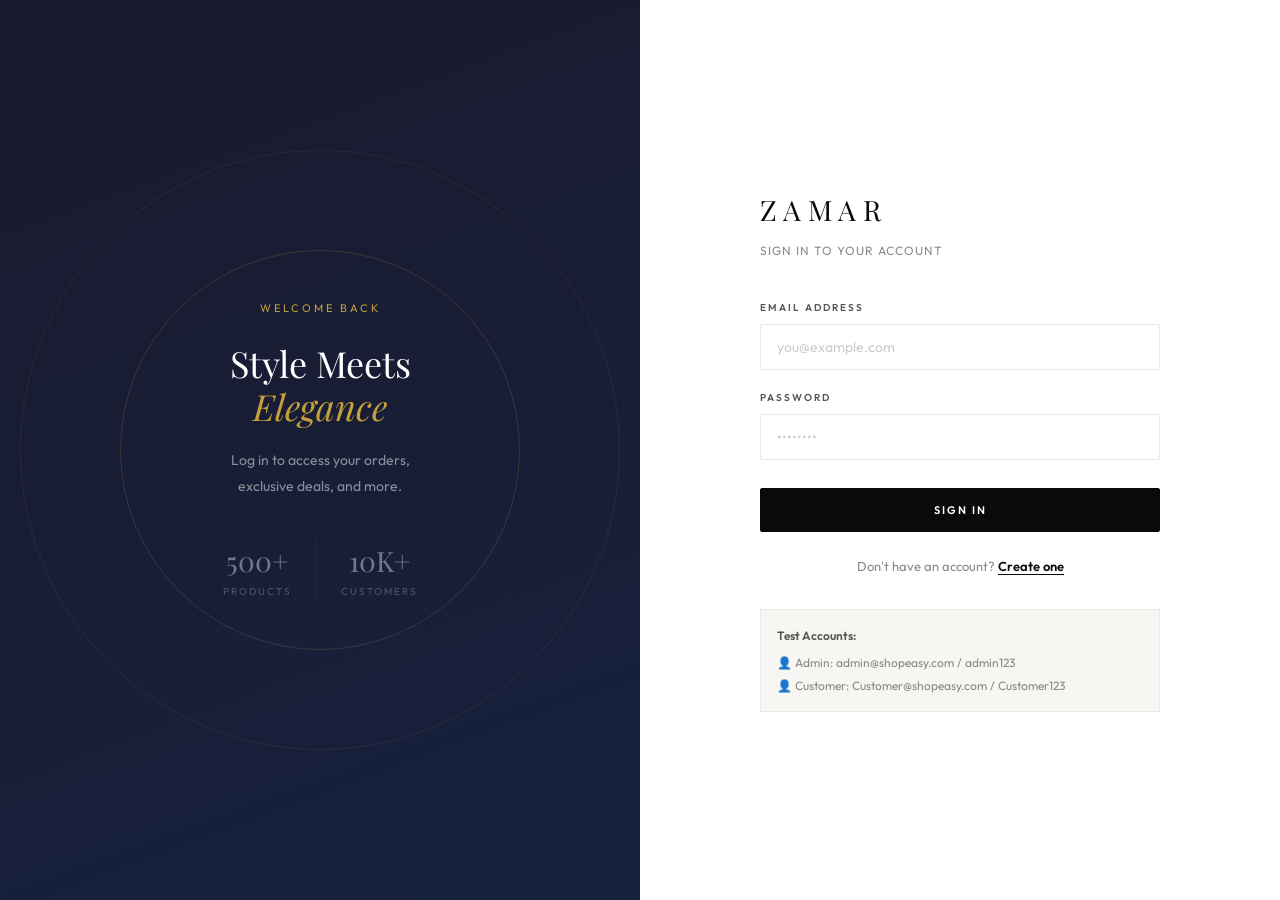
<file: src/main/resources/static/Admin.html>
<!DOCTYPE html>
<html lang="en">
<head>
    <meta charset="UTF-8">
    <meta name="viewport" content="width=device-width, initial-scale=1.0">
    <title>Admin — Z A M A R</title>
    <link rel="stylesheet" href="css/Style.css?v=3">
</head>
<body>

<div class="admin-layout">

    <!-- Sidebar -->
    <aside class="admin-sidebar">
        <div class="admin-brand">
            <div class="admin-brand-name">Z A M A R</div>
            <div class="admin-brand-role">Admin Panel</div>
        </div>
        <button class="admin-nav-item active" onclick="showTab('dashboard')">Dashboard</button>
        <button class="admin-nav-item" onclick="showTab('products')">Products</button>
        <button class="admin-nav-item" onclick="showTab('orders')">Orders</button>
        <button class="admin-nav-item" onclick="showTab('discounts')">Discounts</button>
        <button class="admin-nav-item" onclick="showTab('users')">Customers</button>
        <button class="admin-nav-item" onclick="showTab('reports')">Reports</button>
        <div style="margin-top:auto;padding-top:40px;">
            <button class="admin-nav-item" onclick="window.location.href='index.html'">View Store</button>
            <button class="admin-nav-item" onclick="logout()">↩ Logout</button>
        </div>
    </aside>

    <!-- Main -->
    <main class="admin-main">

        <!-- ===== DASHBOARD TAB ===== -->
        <div id="tabDashboard">
            <div class="admin-page-title">Dashboard</div>
            <div class="admin-page-sub" id="dashGreeting">Welcome back, Admin</div>
            <div class="grid-4" style="margin-bottom:32px;">
                <div class="stat-card gold">
                    <div class="stat-value" id="statProducts">—</div>
                    <div class="stat-label">Total Products</div>
                </div>
                <div class="stat-card black">
                    <div class="stat-value" id="statOrders">—</div>
                    <div class="stat-label">Total Orders</div>
                </div>
                <div class="stat-card red">
                    <div class="stat-value" id="statLowStock">—</div>
                    <div class="stat-label">Low Stock</div>
                </div>
                <div class="stat-card green">
                    <div class="stat-value" id="statRevenue">—</div>
                    <div class="stat-label">Revenue (Rs.)</div>
                </div>
            </div>

            <!-- Low Stock Alert -->
            <div id="lowStockAlert" style="display:none;" class="admin-card" style="border-left:3px solid var(--danger);">
                <div class="admin-card-header">
                    <div class="admin-card-title" style="color:var(--danger);">Low Stock Alert</div>
                    <button class="btn btn-outline-dark btn-sm" onclick="showTab('products')">Manage Products</button>
                </div>
                <div id="lowStockList" style="display:flex;flex-wrap:wrap;gap:8px;"></div>
            </div>

            <div class="admin-card">
                <div class="admin-card-header">
                    <div class="admin-card-title">Recent Orders</div>
                    <button class="btn btn-outline-dark btn-sm" onclick="showTab('orders')">View All</button>
                </div>
                <div class="table-wrap">
                    <table>
                        <thead><tr><th>Order ID</th><th>Customer</th><th>Product</th><th>Total</th><th>Status</th><th>Date</th></tr></thead>
                        <tbody id="recentOrders">
                            <tr><td colspan="6" style="text-align:center;color:var(--grey);padding:24px;">Loading...</td></tr>
                        </tbody>
                    </table>
                </div>
            </div>
        </div>

        <!-- ===== PRODUCTS TAB ===== -->
        <div id="tabProducts" style="display:none;">
            <div class="admin-page-title">Products</div>
            <div class="admin-page-sub">Manage your clothing inventory</div>
            <div class="alert" id="prodAlert"></div>
            <div class="admin-card">
                <div class="admin-card-header">
                    <div class="admin-card-title">All Products</div>
                    <div style="display:flex;gap:8px;">
                        <input type="text" id="prodSearch" class="form-control" placeholder="Search products…"
                            style="width:200px;padding:8px 12px;font-size:13px;"
                            oninput="filterProductTable(this.value)">
                        <button class="btn btn-dark btn-sm" onclick="openModal('addProductModal')">+ Add Product</button>
                    </div>
                </div>
                <div class="table-wrap">
                    <table class="tbl-products">
                        <thead>
                        <tr><th>ID</th><th>Image</th><th>Name</th><th>Category</th><th>Price</th><th>Stock</th><th>Discount</th><th>Actions</th></tr>
                        </thead>
                        <tbody id="productTableBody">
                            <tr><td colspan="8" style="text-align:center;color:var(--grey);padding:24px;">Loading...</td></tr>
                        </tbody>
                    </table>
                </div>
            </div>
        </div>

        <!-- ===== ORDERS TAB ===== -->
        <div id="tabOrders" style="display:none;">
            <div class="admin-page-title">All Orders</div>
            <div class="admin-page-sub">Manage and track customer orders</div>
            <div class="alert" id="orderAlert"></div>

            <!-- Filter Row -->
            <div style="display:flex;gap:12px;align-items:center;margin-bottom:20px;flex-wrap:wrap;">
                <select class="status-select" id="orderStatusFilter" onchange="filterOrders()" style="padding:10px 14px;font-size:13px;">
                    <option value="">All Statuses</option>
                    <option>Confirmed</option>
                    <option>Processing</option>
                    <option>Shipped</option>
                    <option>Delivered</option>
                    <option>Cancelled</option>
                </select>
                <input type="text" id="orderSearch" class="form-control"
                    placeholder="Search customer or product…"
                    style="max-width:280px;padding:10px 14px;font-size:13px;"
                    oninput="filterOrders()">
                <span id="orderCountBadge" style="font-size:12px;color:var(--grey);"></span>
            </div>

            <div class="admin-card" style="padding:0;">
                <div class="table-wrap">
                    <table class="tbl-admin-orders">
                        <thead>
                        <tr><th>Order ID</th><th>Customer</th><th>Product</th><th>Qty</th><th>Total</th><th>Date</th><th>Status</th><th>Actions</th></tr>
                        </thead>
                        <tbody id="allOrdersBody">
                            <tr><td colspan="8" style="text-align:center;color:var(--grey);padding:24px;">Loading...</td></tr>
                        </tbody>
                    </table>
                </div>
            </div>
        </div>

        <!-- ===== DISCOUNTS TAB ===== -->
        <div id="tabDiscounts" style="display:none;">
            <div class="admin-page-title">Discounts</div>
            <div class="admin-page-sub">Apply and manage product discounts</div>
            <div class="alert" id="discountAlert"></div>
            <div class="grid-2">
                <div class="admin-card">
                    <div class="admin-card-header">
                        <div class="admin-card-title">Apply Discount</div>
                    </div>
                    <div class="form-group">
                        <label class="form-label">Select Product</label>
                        <select class="form-control" id="discountProductId">
                            <option value="">— Select Product —</option>
                        </select>
                    </div>
                    <div class="form-group">
                        <label class="form-label">Discount Percentage (%)</label>
                        <input type="number" class="form-control" id="discountPercent"
                            placeholder="e.g. 10 for 10% off" min="1" max="90">
                    </div>
                    <div id="discountPreview" style="display:none;padding:16px;background:var(--cream);border:1px solid var(--border);margin-bottom:20px;">
                        <div style="font-size:12px;color:var(--grey);margin-bottom:4px;">Preview</div>
                        <div style="display:flex;gap:16px;align-items:center;">
                            <span style="text-decoration:line-through;color:var(--grey);" id="previewOriginal"></span>
                            <span style="font-size:20px;font-weight:600;color:var(--success);" id="previewDiscounted"></span>
                            <span class="badge badge-danger" id="previewBadge"></span>
                        </div>
                    </div>
                    <button class="btn btn-gold btn-full" onclick="applyDiscount()">Apply Discount</button>
                </div>

                <div class="admin-card">
                    <div class="admin-card-header">
                        <div class="admin-card-title">Active Discounts</div>
                    </div>
                    <div class="table-wrap">
                        <table>
                            <thead>
                            <tr><th>Product</th><th>Original</th><th>Sale Price</th><th>%</th><th>Action</th></tr>
                            </thead>
                            <tbody id="discountedBody">
                                <tr><td colspan="5" style="text-align:center;color:var(--grey);padding:24px;">No discounts applied.</td></tr>
                            </tbody>
                        </table>
                    </div>
                </div>
            </div>
        </div>

        <!-- ===== CUSTOMERS TAB ===== -->
        <div id="tabUsers" style="display:none;">
            <div class="admin-page-title">Customers</div>
            <div class="admin-page-sub">View and manage registered customers</div>
            <div class="alert" id="userAlert"></div>

            <div class="grid-3" style="margin-bottom:24px;">
                <div class="report-stat">
                    <div class="report-stat-val" id="statTotalUsers">—</div>
                    <div class="report-stat-label">Total Users</div>
                </div>
                <div class="report-stat">
                    <div class="report-stat-val" id="statCustomers">—</div>
                    <div class="report-stat-label">Customers</div>
                </div>
                <div class="report-stat">
                    <div class="report-stat-val" id="statAdmins">—</div>
                    <div class="report-stat-label">Admins</div>
                </div>
            </div>

            <div class="admin-card">
                <div class="admin-card-header">
                    <div class="admin-card-title">All Users</div>
                    <input type="text" id="userSearch" class="form-control"
                        placeholder="Search by name or email…"
                        style="width:240px;padding:8px 12px;font-size:13px;"
                        oninput="filterUsers(this.value)">
                </div>
                <div class="table-wrap">
                    <table class="tbl-users">
                        <thead>
                        <tr><th>ID</th><th>Name</th><th>Email</th><th>Phone</th><th>Role</th><th>Action</th></tr>
                        </thead>
                        <tbody id="usersTableBody">
                            <tr><td colspan="5" style="text-align:center;color:var(--grey);padding:24px;">Loading...</td></tr>
                        </tbody>
                    </table>
                </div>
            </div>
        </div>

        <!-- ===== REPORTS TAB ===== -->
        <div id="tabReports" style="display:none;">
            <div class="admin-page-title">Reports & Analytics</div>
            <div class="admin-page-sub">Sales insights and performance overview</div>

            <div class="grid-4" style="margin-bottom:32px;">
                <div class="report-stat">
                    <div class="report-stat-val" id="rTotalRevenue">—</div>
                    <div class="report-stat-label">Total Revenue (Rs.)</div>
                </div>
                <div class="report-stat">
                    <div class="report-stat-val" id="rTotalOrders">—</div>
                    <div class="report-stat-label">Total Orders</div>
                </div>
                <div class="report-stat">
                    <div class="report-stat-val" id="rAvgOrder">—</div>
                    <div class="report-stat-label">Avg. Order (Rs.)</div>
                </div>
                <div class="report-stat">
                    <div class="report-stat-val" id="rTotalCustomers">—</div>
                    <div class="report-stat-label">Total Customers</div>
                </div>
            </div>

            <div class="grid-2" style="margin-bottom:24px;">
                <div class="admin-card">
                    <div class="admin-card-header">
                        <div class="admin-card-title">Revenue by Category</div>
                    </div>
                    <div class="bar-chart-wrap" id="categoryChart">
                        <div style="text-align:center;padding:20px;color:var(--grey);">Loading...</div>
                    </div>
                </div>
                <div class="admin-card">
                    <div class="admin-card-header">
                        <div class="admin-card-title">Order Status Breakdown</div>
                    </div>
                    <div class="bar-chart-wrap" id="statusChart">
                        <div style="text-align:center;padding:20px;color:var(--grey);">Loading...</div>
                    </div>
                </div>
            </div>

            <div class="admin-card">
                <div class="admin-card-header">
                    <div class="admin-card-title">Top Selling Products</div>
                </div>
                <div class="table-wrap">
                    <table>
                        <thead><tr><th>Product</th><th>Category</th><th>Units Sold</th><th>Revenue</th><th>Popularity</th></tr></thead>
                        <tbody id="topProductsBody">
                            <tr><td colspan="5" style="text-align:center;color:var(--grey);padding:24px;">Loading...</td></tr>
                        </tbody>
                    </table>
                </div>
            </div>
        </div>

    </main>
</div>

<!-- ===== ADD PRODUCT MODAL ===== -->
<div class="modal-overlay" id="addProductModal">
    <div class="modal">
        <div class="modal-header">
            <h3>Add New Product</h3>
            <button class="modal-close" onclick="closeModal('addProductModal')">✕</button>
        </div>
        <div class="modal-body">
            <div class="alert" id="addProdAlert"></div>
            <div class="form-group">
                <label class="form-label">Product Name</label>
                <input type="text" class="form-control" id="addName" placeholder="Classic White Shirt">
            </div>
            <div class="form-row">
                <div class="form-group">
                    <label class="form-label">Category</label>
                    <select class="form-control" id="addCategory">
                        <option>Shirts</option>
                        <option>Trousers</option>
                        <option>Suits</option>
                        <option>Jackets</option>
                        <option>Accessories</option>
                    </select>
                </div>
                <div class="form-group">
                    <label class="form-label">Price (Rs.)</label>
                    <input type="number" class="form-control" id="addPrice" placeholder="2500" min="1">
                </div>
            </div>
            <div class="form-row">
                <div class="form-group">
                    <label class="form-label">Stock Quantity</label>
                    <input type="number" class="form-control" id="addStock" placeholder="50" min="0">
                </div>
            </div>
            <div class="form-group">
                <label class="form-label">Description</label>
                <input type="text" class="form-control" id="addDesc" placeholder="Short product description">
            </div>
            <div class="form-group">
                <label class="form-label">Product Image</label>
                <div id="imageDropZone"
                     style="border:2px dashed var(--border);border-radius:4px;padding:32px 20px;text-align:center;cursor:pointer;transition:all 0.3s;background:var(--cream);"
                     onclick="document.getElementById('imageFile').click()"
                     ondragover="event.preventDefault();this.style.borderColor='var(--black)'"
                     ondragleave="this.style.borderColor='var(--border)'"
                     ondrop="handleDrop(event)">
                    <div id="imagePreviewWrap" style="display:none;margin-bottom:12px;">
                        <img id="imagePreview" style="max-height:120px;max-width:100%;object-fit:contain;border-radius:4px;">
                    </div>
                    <div id="imageDropText">
                        <div style="font-size:28px;margin-bottom:8px;">📷</div>
                        <div style="font-size:13px;font-weight:600;color:var(--mid);">Click to upload or drag & drop</div>
                        <div style="font-size:11px;color:var(--grey);margin-top:4px;">JPG, PNG, WEBP — Max 5MB</div>
                    </div>
                </div>
                <input type="file" id="imageFile" accept="image/*" style="display:none" onchange="previewImage(this)">
            </div>
        </div>
        <div class="modal-footer">
            <button class="btn btn-dark" onclick="addProduct()">Add Product</button>
            <button class="btn btn-outline-dark" onclick="closeModal('addProductModal')">Cancel</button>
        </div>
    </div>
</div>

<!-- ===== EDIT PRODUCT MODAL ===== -->
<div class="modal-overlay" id="editProductModal">
    <div class="modal">
        <div class="modal-header">
            <h3>Edit Product</h3>
            <button class="modal-close" onclick="closeModal('editProductModal')">✕</button>
        </div>
        <div class="modal-body">
            <div class="alert" id="editProdAlert"></div>
            <input type="hidden" id="editId">
            <div class="form-group">
                <label class="form-label">Product Name</label>
                <input type="text" class="form-control" id="editName" placeholder="Product name">
            </div>
            <div class="form-row">
                <div class="form-group">
                    <label class="form-label">Category</label>
                    <select class="form-control" id="editCategory">
                        <option>Shirts</option>
                        <option>Trousers</option>
                        <option>Suits</option>
                        <option>Jackets</option>
                        <option>Accessories</option>
                    </select>
                </div>
                <div class="form-group">
                    <label class="form-label">Price (Rs.)</label>
                    <input type="number" class="form-control" id="editPrice" min="1">
                </div>
            </div>
            <div class="form-row">
                <div class="form-group">
                    <label class="form-label">Stock</label>
                    <input type="number" class="form-control" id="editStock" min="0">
                </div>
            </div>
            <div class="form-group">
                <label class="form-label">Description</label>
                <input type="text" class="form-control" id="editDesc" placeholder="Short product description">
            </div>
        </div>
        <div class="modal-footer">
            <button class="btn btn-gold" onclick="updateProduct()">Save Changes</button>
            <button class="btn btn-outline-dark" onclick="closeModal('editProductModal')">Cancel</button>
        </div>
    </div>
</div>

<!-- ===== DELETE ORDER MODAL ===== -->
<div class="modal-overlay" id="deleteOrderModal">
    <div class="modal" style="max-width:400px;">
        <div class="modal-header">
            <h3>Delete Order</h3>
            <button class="modal-close" onclick="closeModal('deleteOrderModal')">✕</button>
        </div>
        <div class="modal-body">
            <p style="font-size:14px;color:var(--grey);line-height:1.7;">Are you sure you want to delete order <strong id="deleteOrderId"></strong>? Stock will be restored.</p>
        </div>
        <div class="modal-footer">
            <button class="btn btn-danger" onclick="confirmDeleteOrder()">Delete Order</button>
            <button class="btn btn-outline-dark" onclick="closeModal('deleteOrderModal')">Cancel</button>
        </div>
    </div>
</div>

<!-- ===== DELETE USER MODAL ===== -->
<div class="modal-overlay" id="deleteUserModal">
    <div class="modal" style="max-width:400px;">
        <div class="modal-header">
            <h3>Delete Customer</h3>
            <button class="modal-close" onclick="closeModal('deleteUserModal')">✕</button>
        </div>
        <div class="modal-body">
            <p style="font-size:14px;color:var(--grey);line-height:1.7;">Are you sure you want to delete customer <strong id="deleteUserName"></strong>? All their orders will also be removed. This cannot be undone.</p>
        </div>
        <div class="modal-footer">
            <button class="btn btn-danger" onclick="confirmDeleteUser()">Delete Customer</button>
            <button class="btn btn-outline-dark" onclick="closeModal('deleteUserModal')">Cancel</button>
        </div>
    </div>
</div>

<div id="toast"></div>

<script src="js/Main.js?v=3"></script>
<script>
    const adminUser = getUser();
    if (!adminUser || adminUser.role !== 'ADMIN') window.location.href = 'Login.html';

    document.getElementById('dashGreeting').textContent = `Welcome back, ${adminUser.name || 'Admin'}`;

    let allProducts   = [];
    let allOrders     = [];
    let allUsers      = [];
    let orderToDelete = null;
    let userToDelete  = null;

    loadDashboard();
    loadProducts();
    loadAllOrders();
    loadAllUsers();
    initAdminMobileNav();

    let _currentTab = 'dashboard';

    // ===== TAB NAV =====
    function showTab(tab) {
        _currentTab = tab;
        ['dashboard','products','orders','discounts','users','reports'].forEach(t => {
            const el = document.getElementById('tab' + t.charAt(0).toUpperCase() + t.slice(1));
            if (el) el.style.display = 'none';
        });
        const active = document.getElementById('tab' + tab.charAt(0).toUpperCase() + tab.slice(1));
        if (active) active.style.display = 'block';
        // Desktop sidebar active state
        document.querySelectorAll('.admin-nav-item').forEach(btn => {
            const label = btn.textContent.toLowerCase().replace(/[^a-z]/g,'');
            const tabClean = tab.toLowerCase();
            btn.classList.toggle('active',
                label.includes(tabClean) ||
                (tabClean === 'users' && label.includes('customer')) ||
                (tabClean === 'reports' && label.includes('report'))
            );
        });
        // Mobile menu active state
        document.querySelectorAll('.admin-mob-item[data-tab]').forEach(btn => {
            btn.classList.toggle('active', btn.dataset.tab === tab);
        });
        // Update mobile header subtitle
        const labels = {
            dashboard:'Dashboard', products:'Products', orders:'Orders',
            discounts:'Discounts', users:'Customers', reports:'Reports'
        };
        const sub = document.getElementById('adminMobSub');
        if (sub) sub.textContent = labels[tab] || 'Admin Panel';
        if (tab === 'reports') buildReports();
    }

    // ===== ADMIN MOBILE NAV =====
    // Always inject — CSS hides it on desktop, shows on mobile
    function initAdminMobileNav() {
        if (document.getElementById('adminMobHeader')) return;

        // ── Sticky header ──
        const header = document.createElement('div');
        header.id = 'adminMobHeader';
        header.className = 'admin-mob-header';
        header.innerHTML = `
            <button class="admin-mob-ham" id="adminMobHam" aria-label="Open admin menu">
                <span></span><span></span><span></span>
            </button>
            <div class="admin-mob-title">
                Z A M A R
                <small id="adminMobSub">Dashboard</small>
            </div>
            <div style="min-width:36px;"></div>
        `;
        const layout = document.querySelector('.admin-layout');
        if (layout) layout.parentNode.insertBefore(header, layout);

        // ── Full-screen menu ──
        const menu = document.createElement('div');
        menu.id = 'adminMobMenu';
        menu.className = 'admin-mob-menu';
        menu.innerHTML = `
            <div class="admin-mob-menu-head">
                <button class="admin-mob-close" id="adminMobClose">✕</button>
                <div class="admin-mob-title">
                    Z A M A R
                    <small>Admin Panel</small>
                </div>
                <div style="min-width:36px;"></div>
            </div>

            <div class="admin-mob-section-label">Manage</div>
            <button class="admin-mob-item active" data-tab="dashboard">&nbsp; Dashboard</button>
            <button class="admin-mob-item" data-tab="products">&nbsp; Products</button>
            <button class="admin-mob-item" data-tab="orders">&nbsp; Orders</button>
            <button class="admin-mob-item" data-tab="discounts">&nbsp; Discounts</button>
            <button class="admin-mob-item" data-tab="users">&nbsp; Customers</button>
            <button class="admin-mob-item" data-tab="reports">&nbsp; Reports</button>

            <div class="admin-mob-divider"></div>
            <div class="admin-mob-section-label">Store</div>
            <button class="admin-mob-item" onclick="window.location.href='index.html'">&nbsp; View Store</button>
            <button class="admin-mob-item danger" onclick="logout()">↩ &nbsp; Logout</button>
        `;
        document.body.appendChild(menu);

        // Open
        document.getElementById('adminMobHam').addEventListener('click', () => {
            menu.classList.add('open');
            document.body.style.overflow = 'hidden';
            // Sync active state to current tab
            menu.querySelectorAll('.admin-mob-item[data-tab]').forEach(btn => {
                btn.classList.toggle('active', btn.dataset.tab === _currentTab);
            });
        });

        // Close
        document.getElementById('adminMobClose').addEventListener('click', () => {
            menu.classList.remove('open');
            document.body.style.overflow = '';
        });

        // Tab selection
        menu.querySelectorAll('[data-tab]').forEach(btn => {
            btn.addEventListener('click', () => {
                showTab(btn.dataset.tab);
                menu.classList.remove('open');
                document.body.style.overflow = '';
            });
        });
    }

    // If user resizes back to desktop while menu is open, unlock the body
    window.addEventListener('resize', () => {
        if (window.innerWidth > 900) {
            const m = document.getElementById('adminMobMenu');
            if (m) m.classList.remove('open');
            document.body.style.overflow = '';
        }
    });

    // ===== DASHBOARD =====
    function loadDashboard() {
        fetch('/api/products').then(r => r.json()).then(products => {
            document.getElementById('statProducts').textContent = products.length;
            const lowStock = products.filter(p => p.stock > 0 && p.stock < 10);
            document.getElementById('statLowStock').textContent = lowStock.length;
            if (lowStock.length > 0) {
                document.getElementById('lowStockAlert').style.display = 'block';
                document.getElementById('lowStockList').innerHTML = lowStock.map(p =>
                    `<span class="badge badge-danger" style="font-size:11px;">${p.name} (${p.stock} left)</span>`
                ).join('');
            }
        }).catch(() => {});

        fetch('/api/orders/all').then(r => r.json()).then(orders => {
            document.getElementById('statOrders').textContent = orders.length;
            const revenue = orders.reduce((s, o) => s + Number(o.totalAmount), 0);
            document.getElementById('statRevenue').textContent = (revenue / 1000).toFixed(0) + 'K';
            const tbody = document.getElementById('recentOrders');
            if (!orders.length) {
                tbody.innerHTML = '<tr><td colspan="6" style="text-align:center;color:var(--grey);padding:24px;">No orders yet.</td></tr>';
                return;
            }
            tbody.innerHTML = orders.slice(0, 5).map(o => `
                <tr>
                    <td><strong>#${o.orderId}</strong></td>
                    <td>${o.customerName || '—'}</td>
                    <td>${o.productName}</td>
                    <td style="font-weight:600;">Rs. ${Number(o.totalAmount).toLocaleString()}</td>
                    <td>${statusBadge(o.status || 'Confirmed')}</td>
                    <td>${new Date(o.orderDate).toLocaleDateString('en-PK',{day:'numeric',month:'short'})}</td>
                </tr>
            `).join('');
        }).catch(() => {});
    }

    // ===== PRODUCTS =====
    function loadProducts() {
        fetch('/api/products').then(r => r.json()).then(products => {
            allProducts = products;
            renderProductTable(products);
            loadDiscountSelect(products);
        }).catch(() => {});
    }

    function filterProductTable(q) {
        const filtered = q
            ? allProducts.filter(p => p.name.toLowerCase().includes(q.toLowerCase()) || p.category.toLowerCase().includes(q.toLowerCase()))
            : allProducts;
        renderProductTable(filtered);
    }

    function renderProductTable(products) {
        const tbody = document.getElementById('productTableBody');
        if (!products.length) {
            tbody.innerHTML = '<tr><td colspan="8" style="text-align:center;color:var(--grey);padding:24px;">No products found.</td></tr>';
            return;
        }
        tbody.innerHTML = products.map(p => {
            const pid = Number(p.id || p.productId);
            const hasDiscount = p.discountedPrice && p.discountedPrice < p.price;
            const isLow = p.stock > 0 && p.stock < 10;
            const isOut = p.stock === 0;
            const imgHtml = p.imageUrl
                ? `<img src="${p.imageUrl}" style="width:40px;height:48px;object-fit:cover;border-radius:3px;border:1px solid var(--border);">`
                : `<div style="width:40px;height:48px;background:var(--cream);border:1px solid var(--border);border-radius:3px;display:flex;align-items:center;justify-content:center;font-size:18px;">👔</div>`;
            return `<tr>
                <td>#${pid}</td>
                <td>${imgHtml}</td>
                <td style="font-weight:500;color:var(--black);">${p.name}</td>
                <td><span class="badge badge-dark">${p.category}</span></td>
                <td>Rs. ${Number(p.price).toLocaleString()}</td>
                <td><span style="font-weight:600;color:${isOut ? 'var(--danger)' : isLow ? '#c45e00' : 'var(--success)'};">${p.stock}</span></td>
                <td>${hasDiscount
                    ? `<span class="badge badge-success">Rs. ${Number(p.discountedPrice).toLocaleString()}</span>`
                    : '<span style="color:var(--light-grey);font-size:12px;">—</span>'}</td>
                <td style="display:flex;gap:6px;">
                    <button class="btn btn-outline-dark btn-sm" onclick="openEdit(${pid})">Edit</button>
                    <button class="btn btn-danger btn-sm" onclick="deleteProduct(${pid})">Delete</button>
                </td>
            </tr>`;
        }).join('');
    }

    function previewImage(input) {
        const file = input.files[0];
        if (!file) return;
        const reader = new FileReader();
        reader.onload = e => {
            document.getElementById('imagePreview').src = e.target.result;
            document.getElementById('imagePreviewWrap').style.display = 'block';
            document.getElementById('imageDropText').style.display    = 'none';
        };
        reader.readAsDataURL(file);
    }

    function handleDrop(event) {
        event.preventDefault();
        document.getElementById('imageDropZone').style.borderColor = 'var(--border)';
        const file = event.dataTransfer.files[0];
        if (file && file.type.startsWith('image/')) {
            const input = document.getElementById('imageFile');
            const dt = new DataTransfer();
            dt.items.add(file);
            input.files = dt.files;
            previewImage(input);
        }
    }

    function addProduct() {
        const name      = document.getElementById('addName').value.trim();
        const category  = document.getElementById('addCategory').value;
        const priceVal  = document.getElementById('addPrice').value;
        const stockVal  = document.getElementById('addStock').value;
        const desc      = document.getElementById('addDesc').value.trim();
        const imageFile = document.getElementById('imageFile').files[0];
        const price = parseFloat(priceVal);
        const stock = parseInt(stockVal);

        if (!name)                    { showAlert('addProdAlert','Please enter product name.','error'); return; }
        if (isNaN(price) || price<=0) { showAlert('addProdAlert','Please enter valid price.','error'); return; }
        if (isNaN(stock) || stock<0)  { showAlert('addProdAlert','Please enter valid stock.','error'); return; }

        const btn = document.querySelector('#addProductModal .btn-dark');
        if (btn) { btn.textContent = 'Adding…'; btn.disabled = true; }

        const formData = new FormData();
        formData.append('name', name);
        formData.append('category', category);
        formData.append('price', price.toString());
        formData.append('stock', stock.toString());
        formData.append('description', desc);
        if (imageFile) formData.append('image', imageFile);

        fetch('/api/products/add', { method: 'POST', body: formData })
        .then(r => r.json())
        .then(data => {
            if (btn) { btn.textContent = 'Add Product'; btn.disabled = false; }
            if (data.success) {
                closeModal('addProductModal');
                showToast('✓ Product added successfully');
                ['addName','addPrice','addStock','addDesc'].forEach(id => document.getElementById(id).value = '');
                document.getElementById('imageFile').value = '';
                document.getElementById('imagePreviewWrap').style.display = 'none';
                document.getElementById('imageDropText').style.display    = 'block';
                loadProducts(); loadDashboard();
            } else {
                showAlert('addProdAlert', data.message || 'Failed.', 'error');
            }
        })
        .catch(() => {
            if (btn) { btn.textContent = 'Add Product'; btn.disabled = false; }
            showAlert('addProdAlert','Unable to connect.','error');
        });
    }

    function openEdit(id) {
        const p = allProducts.find(x => Number(x.id || x.productId) === Number(id));
        if (!p) return;
        document.getElementById('editId').value       = id;
        document.getElementById('editName').value     = p.name;
        document.getElementById('editCategory').value = p.category;
        document.getElementById('editPrice').value    = p.price;
        document.getElementById('editStock').value    = p.stock;
        document.getElementById('editDesc').value     = p.description || '';
        openModal('editProductModal');
    }

    function updateProduct() {
        const id          = document.getElementById('editId').value;
        const name        = document.getElementById('editName').value.trim();
        const category    = document.getElementById('editCategory').value;
        const price       = parseFloat(document.getElementById('editPrice').value);
        const stock       = parseInt(document.getElementById('editStock').value);
        const description = document.getElementById('editDesc').value.trim();

        if (!name)                    { showAlert('editProdAlert', 'Product name is required.', 'error'); return; }
        if (isNaN(price) || price<=0) { showAlert('editProdAlert', 'Enter a valid price.', 'error'); return; }
        if (isNaN(stock) || stock<0)  { showAlert('editProdAlert', 'Enter a valid stock quantity.', 'error'); return; }

        fetch(`/api/products/update/${id}`, {
            method: 'PUT',
            headers: { 'Content-Type': 'application/json' },
            body: JSON.stringify({ name, category, price, stock, description })
        })
        .then(r => r.json())
        .then(data => {
            if (data.success) {
                closeModal('editProductModal');
                showToast('✓ Product updated');
                loadProducts();
                loadDashboard();
            } else {
                showAlert('editProdAlert', data.message || 'Update failed.', 'error');
            }
        })
        .catch(() => showAlert('editProdAlert', 'Connection error.', 'error'));
    }

    function deleteProduct(id) {
        if (!confirm('Delete this product? This cannot be undone.')) return;
        fetch(`/api/products/delete/${id}`, { method: 'DELETE' })
        .then(r => r.json())
        .then(data => {
            if (data.success) { showToast('✓ Product deleted'); loadProducts(); loadDashboard(); }
            else showAlert('prodAlert', data.message || 'Failed.', 'error');
        })
        .catch(() => showToast('Connection error'));
    }

    // ===== ORDERS =====
    function loadAllOrders() {
        fetch('/api/orders/all').then(r => r.json()).then(orders => {
            allOrders = orders;
            renderOrdersTable(orders);
        }).catch(() => {});
    }

    function filterOrders() {
        const statusFilter = document.getElementById('orderStatusFilter').value;
        const q = document.getElementById('orderSearch').value.trim().toLowerCase();
        const filtered = allOrders.filter(o => {
            const matchStatus = !statusFilter || (o.status || 'Confirmed') === statusFilter;
            const matchSearch = !q || (o.customerName || '').toLowerCase().includes(q) || (o.productName || '').toLowerCase().includes(q);
            return matchStatus && matchSearch;
        });
        renderOrdersTable(filtered);
    }

    function renderOrdersTable(orders) {
        const tbody = document.getElementById('allOrdersBody');
        document.getElementById('orderCountBadge').textContent = `${orders.length} order${orders.length !== 1 ? 's' : ''}`;
        if (!orders.length) {
            tbody.innerHTML = '<tr><td colspan="8" style="text-align:center;color:var(--grey);padding:24px;">No orders found.</td></tr>';
            return;
        }
        tbody.innerHTML = orders.map(o => {
            const status = o.status || 'Confirmed';
            return `
            <tr>
                <td><strong>#${o.orderId}</strong></td>
                <td>
                    <div style="font-weight:500;">${o.customerName || '—'}</div>
                    <div class="cust-email" style="font-size:11px;color:var(--grey);">${o.customerEmail || ''}</div>
                </td>
                <td>${o.productName}</td>
                <td>${o.quantity}</td>
                <td style="font-weight:600;">Rs. ${Number(o.totalAmount).toLocaleString()}</td>
                <td style="white-space:nowrap;font-size:12px;">${new Date(o.orderDate).toLocaleDateString('en-PK',{day:'numeric',month:'short',year:'numeric'})}</td>
                <td>
                    <select class="status-select" onchange="updateOrderStatus(${o.orderId}, this.value)" title="Change status">
                        ${['Confirmed','Processing','Shipped','Delivered','Cancelled'].map(s =>
                            `<option value="${s}" ${status === s ? 'selected' : ''}>${s}</option>`
                        ).join('')}
                    </select>
                </td>
                <td>
                    <button class="btn btn-danger btn-sm" onclick="openDeleteOrder(${o.orderId})">Delete</button>
                </td>
            </tr>`;
        }).join('');
    }

    function updateOrderStatus(orderId, status) {
        fetch(`/api/orders/status/${orderId}`, {
            method: 'PUT',
            headers: { 'Content-Type': 'application/json' },
            body: JSON.stringify({ status })
        })
        .then(r => r.json())
        .then(data => {
            if (data.success) {
                showToast(`✓ Order #${orderId} → ${status}`);
                const order = allOrders.find(o => o.orderId === orderId);
                if (order) order.status = status;
                loadDashboard();
            } else {
                showToast('Failed to update status');
                loadAllOrders();
            }
        })
        .catch(() => { showToast('Connection error'); loadAllOrders(); });
    }

    function openDeleteOrder(id) {
        orderToDelete = id;
        document.getElementById('deleteOrderId').textContent = '#' + id;
        openModal('deleteOrderModal');
    }

    function confirmDeleteOrder() {
        if (!orderToDelete) return;
        fetch(`/api/orders/delete/${orderToDelete}`, { method: 'DELETE' })
        .then(r => r.json())
        .then(data => {
            closeModal('deleteOrderModal');
            if (data.success) { showToast('✓ Order deleted'); loadAllOrders(); loadDashboard(); }
            else showAlert('orderAlert', data.message || 'Failed.', 'error');
        })
        .catch(() => { closeModal('deleteOrderModal'); showToast('Connection error'); });
    }

    // ===== DISCOUNTS =====
    function loadDiscountSelect(products) {
        const sel = document.getElementById('discountProductId');
        sel.innerHTML = '<option value="">— Select Product —</option>' +
            products.map(p => `<option value="${Number(p.id||p.productId)}" data-price="${p.price}">${p.name} — Rs. ${Number(p.price).toLocaleString()}</option>`).join('');

        const discounted = products.filter(p => p.discountedPrice && p.discountedPrice < p.price);
        const tbody = document.getElementById('discountedBody');
        if (!discounted.length) {
            tbody.innerHTML = '<tr><td colspan="5" style="text-align:center;color:var(--grey);padding:24px;">No discounts applied yet.</td></tr>';
        } else {
            tbody.innerHTML = discounted.map(p => {
                const pid = Number(p.id||p.productId);
                const pct = Math.round((1 - p.discountedPrice/p.price)*100);
                return `<tr>
                    <td style="font-weight:500;">${p.name}</td>
                    <td style="text-decoration:line-through;color:var(--grey);">Rs. ${Number(p.price).toLocaleString()}</td>
                    <td style="font-weight:600;color:var(--success);">Rs. ${Number(p.discountedPrice).toLocaleString()}</td>
                    <td><span class="badge badge-danger">${pct}% OFF</span></td>
                    <td><button class="btn btn-outline-dark btn-sm" onclick="removeDiscount(${pid})">Remove</button></td>
                </tr>`;
            }).join('');
        }
    }

    document.addEventListener('input', () => {
        const sel  = document.getElementById('discountProductId');
        const pct  = parseFloat(document.getElementById('discountPercent').value);
        const opt  = sel && sel.options[sel.selectedIndex];
        const preview = document.getElementById('discountPreview');
        if (sel && sel.value && pct > 0 && pct < 100 && opt && opt.dataset.price) {
            const orig = parseFloat(opt.dataset.price);
            const disc = Math.round(orig * (1 - pct/100));
            document.getElementById('previewOriginal').textContent   = 'Rs. ' + orig.toLocaleString();
            document.getElementById('previewDiscounted').textContent = 'Rs. ' + disc.toLocaleString();
            document.getElementById('previewBadge').textContent      = pct + '% OFF';
            preview.style.display = 'block';
        } else if (preview) {
            preview.style.display = 'none';
        }
    });

    function applyDiscount() {
        const productId = document.getElementById('discountProductId').value;
        const percent   = parseFloat(document.getElementById('discountPercent').value);
        if (!productId) { showAlert('discountAlert','Please select a product.','error'); return; }
        if (!percent || percent < 1 || percent > 90) { showAlert('discountAlert','Enter a valid discount (1–90%).','error'); return; }
        fetch(`/api/products/discount/${productId}`, {
            method: 'POST',
            headers: { 'Content-Type': 'application/json' },
            body: JSON.stringify({ discountPercent: percent })
        })
        .then(r => r.json())
        .then(data => {
            if (data.success) {
                showAlert('discountAlert',`✓ Discount applied! New price: Rs. ${Number(data.discountedPrice).toLocaleString()}`,'success');
                loadProducts();
            } else {
                showAlert('discountAlert', data.message || 'Failed.','error');
            }
        })
        .catch(() => showAlert('discountAlert','Unable to connect.','error'));
    }

    function removeDiscount(productId) {
        fetch(`/api/products/discount/${productId}`, { method: 'DELETE' })
        .then(r => r.json())
        .then(data => {
            if (data.success) { showToast('✓ Discount removed'); loadProducts(); }
            else showToast('Failed to remove discount');
        })
        .catch(() => showToast('Connection error'));
    }

    // ===== USERS =====
    function loadAllUsers() {
        fetch('/api/users/all').then(r => r.json()).then(users => {
            allUsers = users;
            renderUsersTable(users);
            document.getElementById('statTotalUsers').textContent = users.length;
            document.getElementById('statCustomers').textContent  = users.filter(u => u.role === 'CUSTOMER').length;
            document.getElementById('statAdmins').textContent     = users.filter(u => u.role === 'ADMIN').length;
        }).catch(() => {});
    }

    function filterUsers(q) {
        const filtered = q
            ? allUsers.filter(u => (u.name||'').toLowerCase().includes(q.toLowerCase()) || (u.email||'').toLowerCase().includes(q.toLowerCase()))
            : allUsers;
        renderUsersTable(filtered);
    }

    function renderUsersTable(users) {
        const tbody = document.getElementById('usersTableBody');
        if (!users.length) {
            tbody.innerHTML = '<tr><td colspan="5" style="text-align:center;color:var(--grey);padding:24px;">No users found.</td></tr>';
            return;
        }
        tbody.innerHTML = users.map(u => `
            <tr>
                <td>#${u.userId}</td>
                <td style="font-weight:500;color:var(--black);">${u.name}</td>
                <td style="color:var(--grey);">${u.email}</td>
                <td style="color:var(--grey);">${u.phone || '<span style="color:var(--light-grey);font-size:11px;">—</span>'}</td>
                <td>
                    <span class="badge ${u.role === 'ADMIN' ? 'badge-gold' : 'badge-dark'}">${u.role}</span>
                </td>
                <td>
                    ${u.role !== 'ADMIN' || u.userId !== adminUser.id
                        ? `<button class="btn btn-danger btn-sm" onclick="openDeleteUser(${u.userId},'${u.name.replace(/'/g,"\\'")}')">Delete</button>`
                        : '<span style="font-size:11px;color:var(--light-grey);">You</span>'}
                </td>
            </tr>
        `).join('');
    }

    function openDeleteUser(id, name) {
        userToDelete = id;
        document.getElementById('deleteUserName').textContent = name;
        openModal('deleteUserModal');
    }

    function confirmDeleteUser() {
        if (!userToDelete) return;
        fetch(`/api/users/${userToDelete}`, { method: 'DELETE' })
        .then(r => r.json())
        .then(data => {
            closeModal('deleteUserModal');
            if (data.success) { showToast('✓ Customer deleted'); loadAllUsers(); loadDashboard(); }
            else showAlert('userAlert', data.message || 'Failed to delete user.', 'error');
        })
        .catch(() => { closeModal('deleteUserModal'); showToast('Connection error'); });
    }

    // ===== REPORTS =====
    function buildReports() {
        const orders   = allOrders;
        const products = allProducts;
        const users    = allUsers;

        const revenue = orders.reduce((s, o) => s + Number(o.totalAmount), 0);
        const avgOrder = orders.length ? Math.round(revenue / orders.length) : 0;

        document.getElementById('rTotalRevenue').textContent  = (revenue / 1000).toFixed(1) + 'K';
        document.getElementById('rTotalOrders').textContent   = orders.length;
        document.getElementById('rAvgOrder').textContent      = avgOrder.toLocaleString();
        document.getElementById('rTotalCustomers').textContent = users.filter(u => u.role === 'CUSTOMER').length;

        // Revenue by category
        const catRevenue = {};
        orders.forEach(o => {
            const cat = o.productCategory || 'Other';
            catRevenue[cat] = (catRevenue[cat] || 0) + Number(o.totalAmount);
        });
        const maxCat = Math.max(...Object.values(catRevenue), 1);
        document.getElementById('categoryChart').innerHTML =
            Object.entries(catRevenue).sort((a,b) => b[1]-a[1]).map(([cat, rev]) => `
                <div class="bar-row">
                    <div class="bar-label">${cat}</div>
                    <div class="bar-track">
                        <div class="bar-fill gold" style="width:${Math.round(rev/maxCat*100)}%"></div>
                    </div>
                    <div class="bar-val">Rs. ${(rev/1000).toFixed(1)}K</div>
                </div>
            `).join('') || '<div style="text-align:center;padding:20px;color:var(--grey);">No data yet.</div>';

        // Order status breakdown
        const statusCount = {};
        orders.forEach(o => {
            const s = o.status || 'Confirmed';
            statusCount[s] = (statusCount[s] || 0) + 1;
        });
        const maxStatus = Math.max(...Object.values(statusCount), 1);
        document.getElementById('statusChart').innerHTML =
            Object.entries(statusCount).sort((a,b) => b[1]-a[1]).map(([s, cnt]) => `
                <div class="bar-row">
                    <div class="bar-label">${s}</div>
                    <div class="bar-track">
                        <div class="bar-fill" style="width:${Math.round(cnt/maxStatus*100)}%"></div>
                    </div>
                    <div class="bar-val">${cnt}</div>
                </div>
            `).join('') || '<div style="text-align:center;padding:20px;color:var(--grey);">No data yet.</div>';

        // Top products by revenue
        const productRevenue = {};
        const productQty = {};
        orders.forEach(o => {
            const name = o.productName;
            const cat  = o.productCategory || '';
            productRevenue[name] = { rev: (productRevenue[name]?.rev || 0) + Number(o.totalAmount), cat };
            productQty[name]     = (productQty[name] || 0) + Number(o.quantity);
        });
        const topProducts = Object.entries(productRevenue).sort((a,b) => b[1].rev - a[1].rev).slice(0, 10);
        const maxRev = topProducts.length ? topProducts[0][1].rev : 1;
        const tbody = document.getElementById('topProductsBody');
        if (!topProducts.length) {
            tbody.innerHTML = '<tr><td colspan="5" style="text-align:center;color:var(--grey);padding:24px;">No sales data yet.</td></tr>';
        } else {
            tbody.innerHTML = topProducts.map(([name, data]) => `
                <tr>
                    <td style="font-weight:500;color:var(--black);">${name}</td>
                    <td><span class="badge badge-dark">${data.cat}</span></td>
                    <td>${productQty[name] || 0}</td>
                    <td style="font-weight:600;">Rs. ${Number(data.rev).toLocaleString()}</td>
                    <td>
                        <div style="display:flex;align-items:center;gap:8px;">
                            <div style="flex:1;background:var(--cream);height:8px;border-radius:2px;overflow:hidden;">
                                <div style="height:100%;background:var(--accent);width:${Math.round(data.rev/maxRev*100)}%;border-radius:2px;"></div>
                            </div>
                            <span style="font-size:11px;color:var(--grey);">${Math.round(data.rev/maxRev*100)}%</span>
                        </div>
                    </td>
                </tr>
            `).join('');
        }
    }
</script>
</body>
</html>
</file>
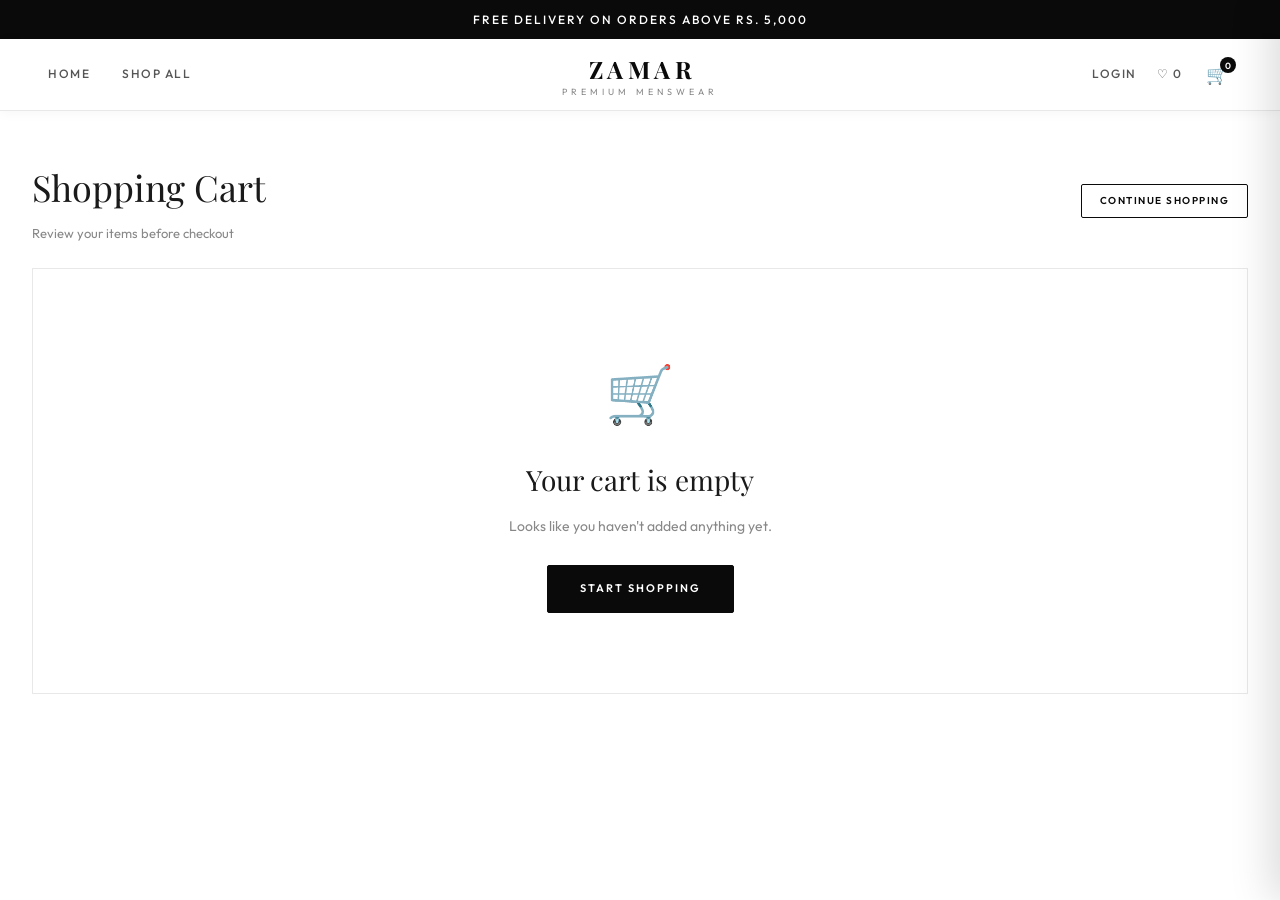
<file: src/main/resources/static/Cart.html>
<!DOCTYPE html>
<html lang="en">
<head>
    <meta charset="UTF-8">
    <meta name="viewport" content="width=device-width, initial-scale=1.0">
    <title>Cart — Z A M A R</title>
    <link rel="stylesheet" href="css/Style.css?v=3">
</head>
<body>

<div class="announcement-bar">Free delivery on orders above Rs. 5,000</div>

<nav class="navbar">
    <div class="nav-left">
        <a href="index.html" class="nav-link">Home</a>
        <a href="Products.html" class="nav-link">Shop All</a>
    </div>
    <a href="index.html" class="logo">Z A M A R<span>Premium Menswear</span></a>
    <div class="nav-right">
        <a href="Login.html" class="nav-link" id="navLogin">Login</a>
        <a href="Wishlist.html" class="nav-link" id="navWishlist">♡ <span class="wishlist-count">0</span></a>
        <a href="Orders.html" class="nav-link hidden" id="navAccount">My Orders</a>
        <a href="Profile.html" class="nav-link hidden" id="navProfile">Profile</a>
        <a href="Admin.html" class="nav-link hidden" id="navAdmin">Admin</a>
        <a href="#" class="nav-link hidden" id="navLogout" onclick="logout()">Logout</a>
        <button class="nav-icon" onclick="openCart()" title="Cart">
            🛒<span class="cart-badge cart-count">0</span>
        </button>
    </div>
</nav>

<div class="container" style="padding-top:48px;padding-bottom:80px;">

    <div class="flex-between mb-24" style="flex-wrap:wrap;gap:16px;">
        <div>
            <h1 style="font-family:'Playfair Display',serif;font-size:36px;font-weight:400;">Shopping Cart</h1>
            <p style="font-size:13px;color:var(--grey);margin-top:6px;">Review your items before checkout</p>
        </div>
        <a href="Products.html" class="btn btn-outline-dark btn-sm">Continue Shopping</a>
    </div>

    <div id="cartPageContent"></div>

</div>

<!-- Cart Drawer -->
<div class="cart-overlay" id="cartOverlay" onclick="closeCart()"></div>
<div class="cart-drawer" id="cartDrawer">
    <div class="cart-drawer-header">
        <h3>Shopping Cart</h3>
        <button class="cart-close" onclick="closeCart()">✕</button>
    </div>
    <div class="cart-drawer-body" id="cartDrawerBody"></div>
    <div class="cart-drawer-footer" id="cartDrawerFooter" style="display:none;">
        <div class="cart-subtotal"><span>Subtotal</span><span id="cartSubtotal">Rs. 0</span></div>
        <div class="cart-total-row"><span>Total</span><span id="cartTotalAmt">Rs. 0</span></div>
        <a href="Checkout.html" class="btn btn-dark btn-full" style="margin-bottom:10px;">Proceed to Checkout</a>
        <button class="btn btn-outline-dark btn-full" onclick="closeCart()">Continue Shopping</button>
    </div>
</div>

<div id="toast"></div>

<script src="js/Main.js?v=3"></script>
<script>
    updateNav();
    updateCartCount();
    updateCartDrawer();
    renderCartPage();

    function renderCartPage() {
        const cart     = getCart();
        const content  = document.getElementById('cartPageContent');
        const DELIVERY = 250;

        if (!cart.length) {
            content.innerHTML = `
                <div style="text-align:center;padding:80px 20px;border:1px solid var(--border);background:var(--white);">
                    <div style="font-size:56px;margin-bottom:20px;">🛒</div>
                    <h2 style="font-family:'Playfair Display',serif;font-size:28px;font-weight:400;margin-bottom:12px;">Your cart is empty</h2>
                    <p style="font-size:14px;color:var(--grey);margin-bottom:28px;">Looks like you haven't added anything yet.</p>
                    <a href="Products.html" class="btn btn-dark">Start Shopping</a>
                </div>`;
            return;
        }

        const subtotal  = cartTotal();
        const delivery  = subtotal >= 5000 ? 0 : DELIVERY;
        const total     = subtotal + delivery;

        content.innerHTML = `
        <div class="cart-page-inner" style="display:grid;grid-template-columns:1fr 360px;gap:32px;align-items:start;">

            <!-- Items List -->
            <div style="background:var(--white);border:1px solid var(--border);">
                <div style="padding:20px 24px;border-bottom:1px solid var(--border);display:flex;justify-content:space-between;align-items:center;">
                    <span style="font-weight:600;font-size:14px;">${cart.length} Item${cart.length !== 1 ? 's' : ''}</span>
                    <button class="btn btn-outline-dark btn-sm" onclick="clearCart();renderCartPage()">Clear All</button>
                </div>
                <div id="cartItemsList"></div>
            </div>

            <!-- Order Summary -->
            <div style="background:var(--white);border:1px solid var(--border);padding:28px;position:sticky;top:100px;">
                <h3 style="font-family:'Playfair Display',serif;font-size:20px;font-weight:400;margin-bottom:20px;padding-bottom:16px;border-bottom:1px solid var(--border);">Order Summary</h3>

                <div style="display:flex;justify-content:space-between;font-size:13px;color:var(--grey);margin-bottom:10px;">
                    <span>Subtotal</span><span>Rs. ${subtotal.toLocaleString()}</span>
                </div>
                <div style="display:flex;justify-content:space-between;font-size:13px;color:var(--grey);margin-bottom:20px;padding-bottom:20px;border-bottom:1px solid var(--border);">
                    <span>Delivery</span>
                    <span style="color:${delivery === 0 ? 'var(--success)' : 'inherit'}">
                        ${delivery === 0 ? 'FREE' : 'Rs. ' + delivery.toLocaleString()}
                    </span>
                </div>
                <div style="display:flex;justify-content:space-between;font-size:20px;font-weight:700;font-family:'Playfair Display',serif;margin-bottom:24px;">
                    <span>Total</span><span>Rs. ${total.toLocaleString()}</span>
                </div>

                ${subtotal < 5000 ? `
                <div style="padding:12px;background:var(--cream);border:1px solid var(--border);margin-bottom:20px;font-size:12px;color:var(--grey);">
                    Add Rs. ${(5000 - subtotal).toLocaleString()} more to get <strong>free delivery</strong>
                </div>` : `
                <div style="padding:12px;background:#f0faf4;border:1px solid #b8e0c8;margin-bottom:20px;font-size:12px;color:var(--success);font-weight:600;">
                    ✓ You qualify for free delivery!
                </div>`}

                <a href="Checkout.html" class="btn btn-dark btn-full" style="margin-bottom:10px;">Proceed to Checkout</a>
                <a href="Products.html" class="btn btn-outline-dark btn-full">Continue Shopping</a>
            </div>
        </div>`;

        // Render items
        document.getElementById('cartItemsList').innerHTML = cart.map(item => {
            const imgContent = (item.imageUrl && item.imageUrl !== 'null' && item.imageUrl !== '')
                ? `<img src="${item.imageUrl}" alt="${item.name}" style="width:100%;height:100%;object-fit:cover;"
                       onerror="this.parentElement.innerHTML='<div style=\\'width:100%;height:100%;display:flex;align-items:center;justify-content:center;font-size:10px;color:var(--light-grey);text-align:center;\\'>No<br>Image</div>'">`
                : `<div style="width:100%;height:100%;display:flex;align-items:center;justify-content:center;font-size:11px;color:var(--light-grey);letter-spacing:1px;text-transform:uppercase;text-align:center;">No<br>Image</div>`;

            return `
            <div style="display:grid;grid-template-columns:80px 1fr auto;gap:16px;align-items:center;padding:20px 24px;border-bottom:1px solid var(--border);">
                <div style="width:80px;height:96px;overflow:hidden;background:var(--cream);">
                    ${imgContent}
                </div>
                <div>
                    <div style="font-size:11px;letter-spacing:2px;text-transform:uppercase;color:var(--grey);margin-bottom:4px;">${item.category}</div>
                    <div style="font-weight:600;font-size:15px;color:var(--black);margin-bottom:12px;">${item.name}</div>
                    <div style="display:flex;align-items:center;gap:12px;">
                        <div class="qty-controls" style="height:36px;">
                            <button class="qty-btn" style="width:32px;height:36px;" onclick="cartPageChangeQty(${item.id},-1)">−</button>
                            <div class="qty-display" style="width:40px;height:36px;">${item.qty}</div>
                            <button class="qty-btn" style="width:32px;height:36px;" onclick="cartPageChangeQty(${item.id},1)">+</button>
                        </div>
                        <button onclick="cartPageRemove(${item.id})"
                            style="background:none;border:none;font-size:12px;color:var(--grey);cursor:pointer;letter-spacing:0.5px;text-transform:uppercase;">
                            Remove
                        </button>
                    </div>
                </div>
                <div style="text-align:right;min-width:100px;">
                    <div style="font-weight:700;font-size:16px;color:var(--black);">Rs. ${(item.price * item.qty).toLocaleString()}</div>
                    ${item.qty > 1 ? `<div style="font-size:11px;color:var(--grey);margin-top:2px;">Rs. ${Number(item.price).toLocaleString()} each</div>` : ''}
                </div>
            </div>`;
        }).join('');
    }

    function cartPageChangeQty(id, delta) {
        let cart = getCart();
        const item = cart.find(i => Number(i.id) === Number(id));
        if (!item) return;
        item.qty += delta;
        if (item.qty <= 0) cart = cart.filter(i => Number(i.id) !== Number(id));
        saveCart(cart);
        updateCartCount();
        updateCartDrawer();
        renderCartPage();
    }

    function cartPageRemove(id) {
        removeFromCart(id);
        renderCartPage();
    }
</script>
</body>
</html>
</file>
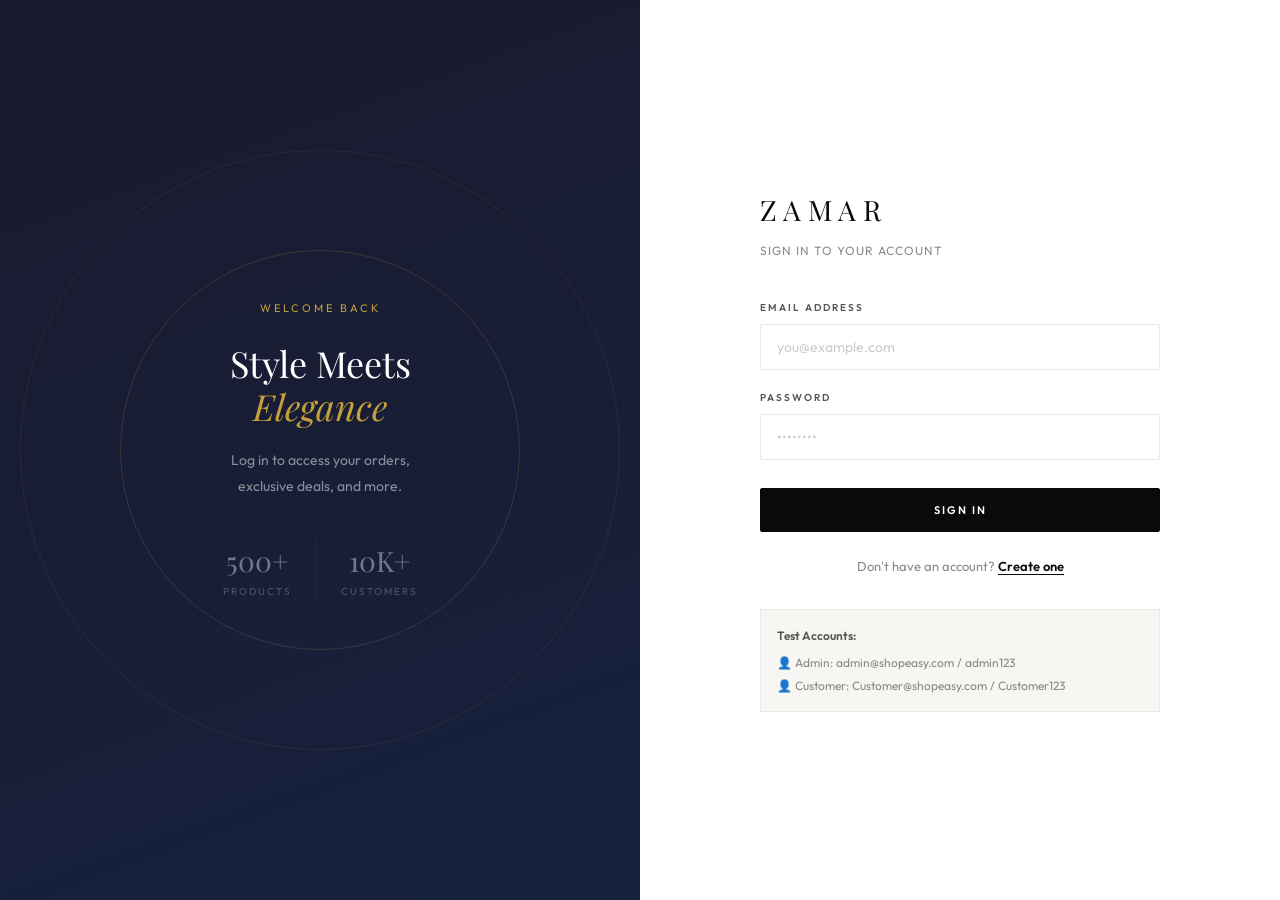
<file: src/main/resources/static/Login.html>
<!DOCTYPE html>
<html lang="en">
<head>
    <meta charset="UTF-8">
    <meta name="viewport" content="width=device-width, initial-scale=1.0">
    <title>Login — Z A M A R</title>
    <link rel="stylesheet" href="css/Style.css?v=3">
</head>
<body>
<div class="auth-wrap">
    <!-- Visual Side -->
    <div class="auth-visual">
        <div class="auth-visual-content">
            <div style="font-size:11px;letter-spacing:3px;text-transform:uppercase;color:var(--accent-light);margin-bottom:24px;">Welcome Back</div>
            <h2>Style Meets<br><em>Elegance</em></h2>
            <p style="margin-top:20px;">Log in to access your orders,<br>exclusive deals, and more.</p>
            <div style="margin-top:40px;display:flex;gap:24px;justify-content:center;opacity:0.4;">
                <div style="text-align:center;">
                    <div style="font-family:'Playfair Display',serif;font-size:28px;color:white;">500+</div>
                    <div style="font-size:10px;letter-spacing:2px;color:rgba(255,255,255,0.6);text-transform:uppercase;">Products</div>
                </div>
                <div style="width:1px;background:rgba(255,255,255,0.1);"></div>
                <div style="text-align:center;">
                    <div style="font-family:'Playfair Display',serif;font-size:28px;color:white;">10K+</div>
                    <div style="font-size:10px;letter-spacing:2px;color:rgba(255,255,255,0.6);text-transform:uppercase;">Customers</div>
                </div>
            </div>
        </div>
    </div>

    <!-- Form Side -->
    <div class="auth-form-wrap">
        <div class="auth-form">
            <div class="auth-logo">Z A M A R</div>
            <div class="auth-subtitle">Sign in to your account</div>

            <div class="alert" id="alertMsg"></div>

            <div class="form-group">
                <label class="form-label">Email Address</label>
                <input type="email" class="form-control" id="email" placeholder="you@example.com">
            </div>
            <div class="form-group">
                <label class="form-label">Password</label>
                <input type="password" class="form-control" id="password" placeholder="••••••••">
            </div>

            <button class="btn btn-dark btn-full" onclick="doLogin()" style="margin-top:8px;">Sign In</button>

            <div class="auth-link">
                Don't have an account? <a href="Register.html">Create one</a>
            </div>

            <!-- Test credentials hint -->
            <div style="margin-top:32px;padding:16px;background:var(--cream);border:1px solid var(--border);font-size:12px;color:var(--grey);">
                <div style="font-weight:600;margin-bottom:8px;color:var(--mid);">Test Accounts:</div>
                <div>👤 Admin: admin@shopeasy.com / admin123</div>
                <div style="margin-top:4px;">👤 Customer: Customer@shopeasy.com / Customer123</div>
            </div>
        </div>
    </div>
</div>

<div id="toast"></div>
<script src="js/Main.js?v=3"></script>
<script>
    function doLogin() {
    const email    = document.getElementById('email').value.trim();
    const password = document.getElementById('password').value.trim();
    if (!email || !password) { showAlert('alertMsg','Please fill all fields.','error'); return; }

    // Show loading state
    const btn = document.querySelector('button[onclick="doLogin()"]');
    if (btn) { btn.textContent = 'Signing in...'; btn.disabled = true; }

    fetch('/api/users/login', {
        method: 'POST',
        headers: { 'Content-Type': 'application/json' },
        body: JSON.stringify({ email, password })
    })
    .then(r => {
        if (!r.ok) throw new Error('Server error');
        return r.json();
    })
    .then(data => {
        // Reset button
        if (btn) { btn.textContent = 'Sign In'; btn.disabled = false; }

        if (data.success) {
            saveUser(data.user);
            showAlert('alertMsg','Login successful! Redirecting...','success');
            setTimeout(() => window.location.href = data.user.role === 'ADMIN' ? 'Admin.html' : 'index.html', 1000);
        } else {
            showAlert('alertMsg', data.message || 'Invalid email or password.','error');
        }
    })
    .catch(() => {
        // Reset button
        if (btn) { btn.textContent = 'Sign In'; btn.disabled = false; }
        // User friendly message — no technical details
        showAlert('alertMsg','Unable to connect. Please check your connection and try again.','error');
    });
}

document.addEventListener('keypress', e => { if (e.key === 'Enter') doLogin(); });
</script>
</body>
</html>
</file>
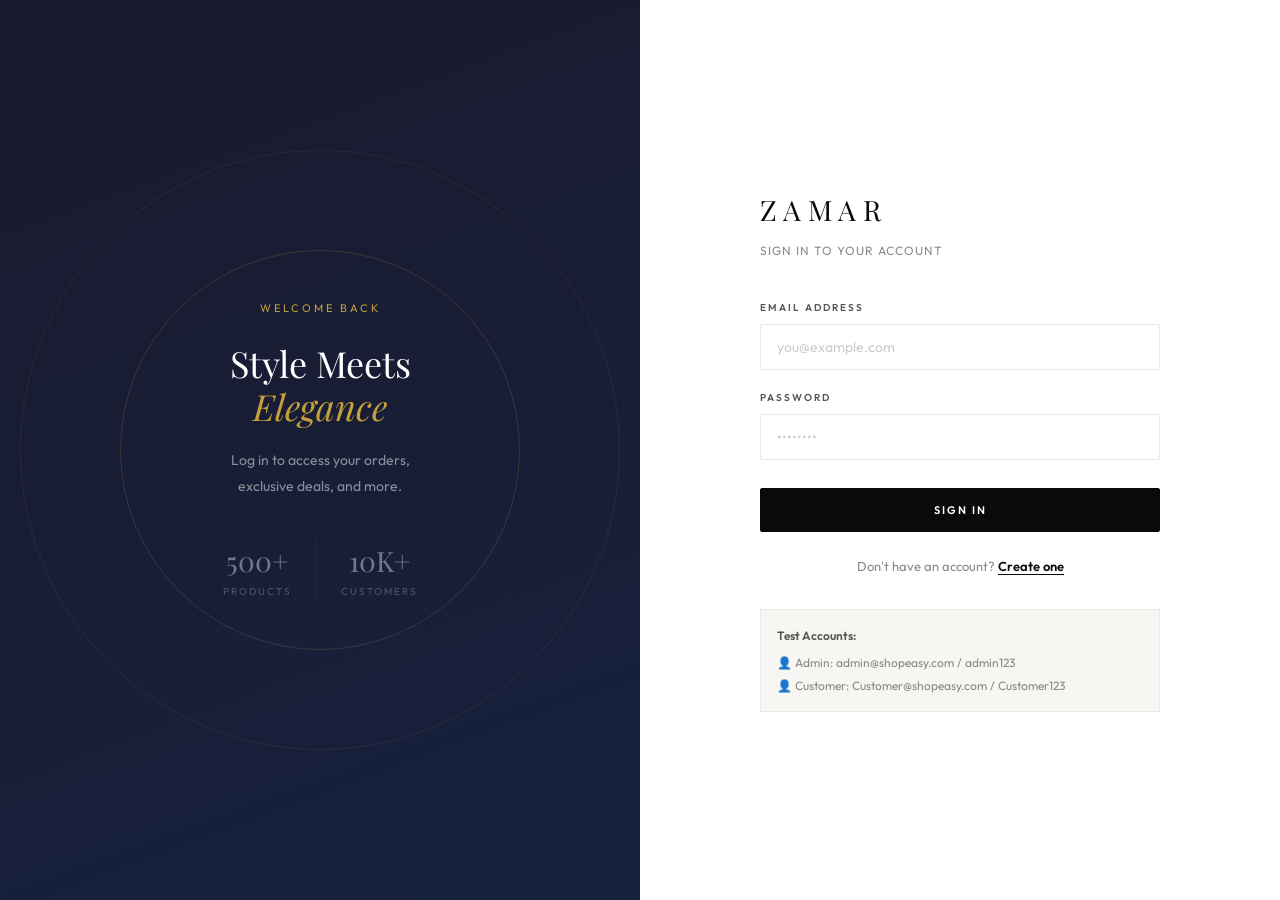
<file: src/main/resources/static/Orders.html>
<!DOCTYPE html>
<html lang="en">
<head>
    <meta charset="UTF-8">
    <meta name="viewport" content="width=device-width, initial-scale=1.0">
    <title>My Orders — Z A M A R</title>
    <link rel="stylesheet" href="css/Style.css?v=3">
</head>
<body>

<div class="announcement-bar">Free delivery on orders above Rs. 5,000</div>

<nav class="navbar">
    <div class="nav-left">
        <a href="index.html" class="nav-link">Home</a>
        <a href="Products.html" class="nav-link">Shop</a>
    </div>
    <a href="index.html" class="logo">Z A M A R<span>Premium Menswear</span></a>
    <div class="nav-right">
        <a href="Wishlist.html" class="nav-link" id="navWishlist">♡ <span class="wishlist-count">0</span></a>
        <a href="Orders.html" class="nav-link" id="navAccount">My Orders</a>
        <a href="Profile.html" class="nav-link" id="navProfile">Profile</a>
        <a href="Admin.html" class="nav-link hidden" id="navAdmin">Admin</a>
        <a href="#" class="nav-link" id="navLogout" onclick="logout()">Logout</a>
        <button class="nav-icon" onclick="openCart()">🛒<span class="cart-badge cart-count">0</span></button>
    </div>
</nav>

<div class="container" style="padding-top:48px;padding-bottom:80px;">

    <div class="flex-between mb-24" style="flex-wrap:wrap;gap:16px;">
        <div>
            <h1 style="font-family:'Playfair Display',serif;font-size:36px;font-weight:400;">My Orders</h1>
            <p style="font-size:13px;color:var(--grey);margin-top:6px;">Track and manage your orders</p>
        </div>
        <a href="Products.html" class="btn btn-outline-dark btn-sm">Continue Shopping</a>
    </div>

    <div class="alert" id="alertMsg"></div>

    <!-- Status Legend -->
    <div class="status-legend" style="display:flex;flex-wrap:wrap;gap:8px;margin-bottom:20px;padding:16px;background:var(--cream);border:1px solid var(--border);">
        <span style="font-size:10px;letter-spacing:2px;text-transform:uppercase;color:var(--grey);margin-right:8px;align-self:center;">Status:</span>
        <span class="badge badge-gold">Confirmed</span>
        <span class="badge badge-dark">Processing</span>
        <span class="badge badge-info">Shipped</span>
        <span class="badge badge-success">Delivered</span>
        <span class="badge badge-danger">Cancelled</span>
    </div>

    <div style="background:var(--white);border:1px solid var(--border);">
        <div class="table-wrap">
            <table class="tbl-orders">
                <thead>
                <tr>
                    <th>Order ID</th>
                    <th>Product</th>
                    <th>Category</th>
                    <th>Qty</th>
                    <th>Total</th>
                    <th>Date</th>
                    <th>Status</th>
                    <th>Action</th>
                </tr>
                </thead>
                <tbody id="ordersBody">
                <tr><td colspan="8" style="text-align:center;padding:48px;color:var(--grey);">Loading orders...</td></tr>
                </tbody>
            </table>
        </div>
    </div>

</div>

<!-- Cancel Confirm Modal -->
<div class="modal-overlay" id="cancelModal">
    <div class="modal" style="max-width:420px;">
        <div class="modal-header">
            <h3>Cancel Order</h3>
            <button class="modal-close" onclick="closeModal('cancelModal')">✕</button>
        </div>
        <div class="modal-body">
            <p style="font-size:14px;color:var(--grey);line-height:1.7;">Are you sure you want to cancel order <strong id="cancelOrderId"></strong>? This action cannot be undone and stock will be restored.</p>
        </div>
        <div class="modal-footer">
            <button class="btn btn-danger" onclick="confirmCancel()">Yes, Cancel Order</button>
            <button class="btn btn-outline-dark" onclick="closeModal('cancelModal')">Keep Order</button>
        </div>
    </div>
</div>

<!-- Cart Drawer -->
<div class="cart-overlay" id="cartOverlay" onclick="closeCart()"></div>
<div class="cart-drawer" id="cartDrawer">
    <div class="cart-drawer-header">
        <h3>Shopping Cart</h3>
        <button class="cart-close" onclick="closeCart()">✕</button>
    </div>
    <div class="cart-drawer-body" id="cartDrawerBody"></div>
    <div class="cart-drawer-footer" id="cartDrawerFooter" style="display:none;">
        <div class="cart-subtotal"><span>Subtotal</span><span id="cartSubtotal">Rs. 0</span></div>
        <div class="cart-total-row"><span>Total</span><span id="cartTotalAmt">Rs. 0</span></div>
        <a href="Checkout.html" class="btn btn-dark btn-full" style="margin-bottom:10px;">Checkout</a>
        <button class="btn btn-outline-dark btn-full" onclick="closeCart()">Continue Shopping</button>
    </div>
</div>

<div id="toast"></div>

<script src="js/Main.js?v=3"></script>
<script>
    const user = getUser();
    if (!user) { window.location.href = 'Login.html'; }

    updateNav();
    updateCartCount();
    loadOrders();

    let orderToCancel = null;

    function loadOrders() {
        fetch(`/api/orders/history/${user.id}`)
            .then(r => r.json())
            .then(orders => {
                const tbody = document.getElementById('ordersBody');
                if (!orders.length) {
                    tbody.innerHTML = `<tr><td colspan="8" style="text-align:center;padding:60px;color:var(--grey);">
                        <div style="font-size:40px;margin-bottom:16px;">🛍️</div>
                        <div style="font-family:'Playfair Display',serif;font-size:20px;margin-bottom:8px;">No orders yet</div>
                        <div style="font-size:13px;">Start shopping to see your orders here</div>
                        <a href="Products.html" class="btn btn-dark" style="margin-top:20px;display:inline-flex;">Shop Now</a>
                    </td></tr>`;
                    return;
                }

                tbody.innerHTML = orders.map(o => {
                    const status = o.status || 'Confirmed';
                    const canCancel = status === 'Confirmed' || status === 'Processing';
                    return `
                    <tr>
                        <td><strong>#${o.orderId}</strong></td>
                        <td style="color:var(--black);font-weight:500;max-width:200px;">${o.productName}</td>
                        <td><span class="badge badge-dark" style="font-size:9px;">${o.productCategory || '—'}</span></td>
                        <td>${o.quantity}</td>
                        <td style="font-weight:600;">Rs. ${Number(o.totalAmount).toLocaleString()}</td>
                        <td style="white-space:nowrap;">${new Date(o.orderDate).toLocaleDateString('en-PK',{day:'numeric',month:'short',year:'numeric'})}</td>
                        <td>${statusBadge(status)}</td>
                        <td>
                            ${canCancel
                                ? `<button class="btn btn-danger btn-sm" onclick="openCancelModal(${o.orderId})">Cancel</button>`
                                : `<span style="font-size:11px;color:var(--light-grey);">${status === 'Delivered' ? 'Delivered ✓' : '—'}</span>`}
                        </td>
                    </tr>`;
                }).join('');
            })
            .catch(() => showAlert('alertMsg', 'Failed to load orders.', 'error'));
    }

    function openCancelModal(orderId) {
        orderToCancel = orderId;
        document.getElementById('cancelOrderId').textContent = '#' + orderId;
        openModal('cancelModal');
    }

    function confirmCancel() {
        if (!orderToCancel) return;
        fetch(`/api/orders/cancel/${orderToCancel}`, { method: 'DELETE' })
            .then(r => r.json())
            .then(data => {
                closeModal('cancelModal');
                if (data.success) {
                    showToast('✓ Order cancelled successfully');
                    loadOrders();
                } else {
                    showAlert('alertMsg', data.message || 'Could not cancel order.', 'error');
                }
            })
            .catch(() => {
                closeModal('cancelModal');
                showAlert('alertMsg', 'Server error. Try again.', 'error');
            });
    }
</script>
</body>
</html>
</file>
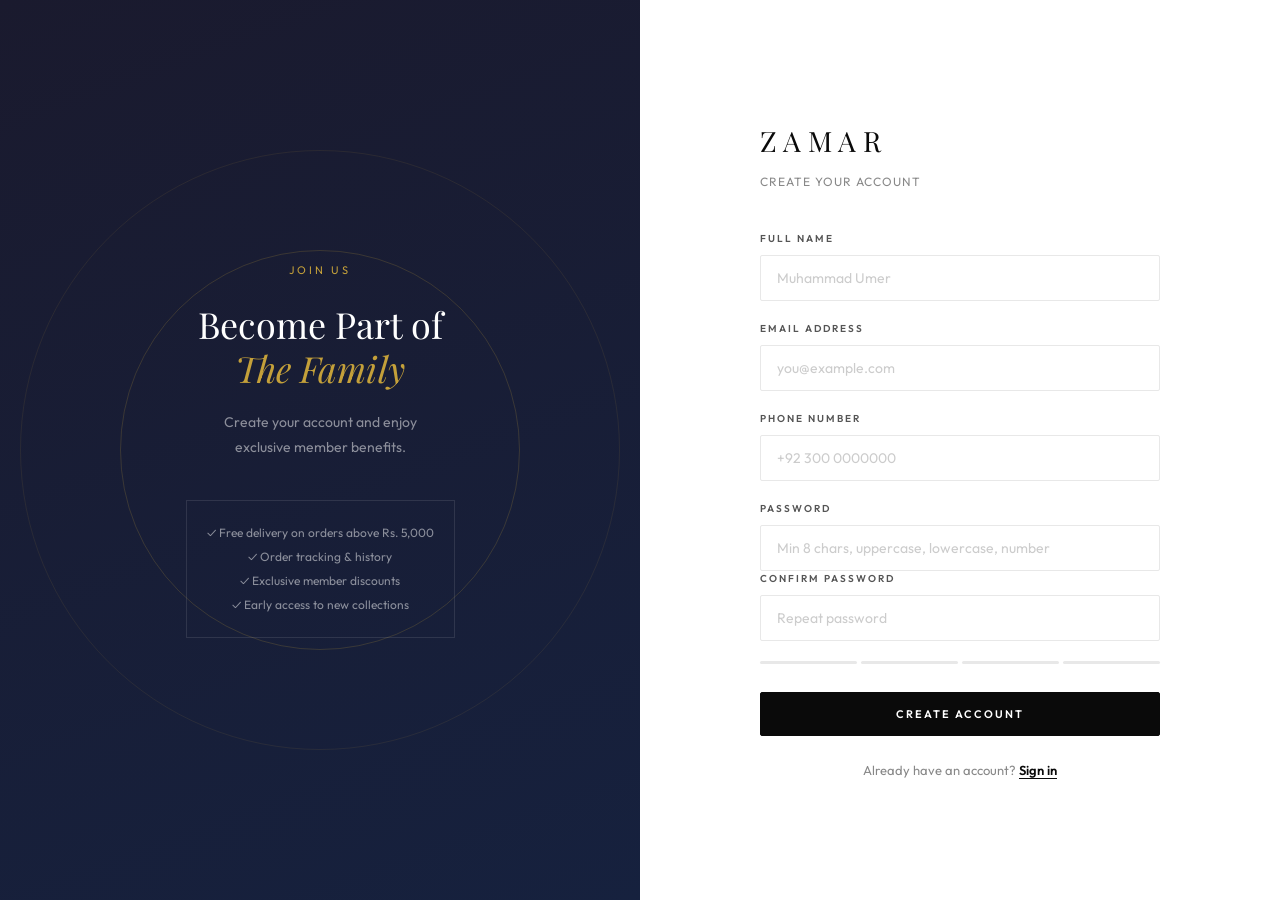
<file: src/main/resources/static/Register.html>
<!DOCTYPE html>
<html lang="en">
<head>
    <meta charset="UTF-8">
    <meta name="viewport" content="width=device-width, initial-scale=1.0">
    <title>Register — Z A M A R</title>
    <link rel="stylesheet" href="css/Style.css?v=3">
</head>
<body>
<div class="auth-wrap">
    <div class="auth-visual">
        <div class="auth-visual-content">
            <div style="font-size:11px;letter-spacing:3px;text-transform:uppercase;color:var(--accent-light);margin-bottom:24px;">Join Us</div>
            <h2>Become Part of<br><em>The Family</em></h2>
            <p style="margin-top:20px;">Create your account and enjoy<br>exclusive member benefits.</p>
            <div style="margin-top:40px;padding:20px;border:1px solid rgba(255,255,255,0.1);">
                <div style="font-size:12px;color:rgba(255,255,255,0.5);line-height:2;">
                    ✓ Free delivery on orders above Rs. 5,000<br>
                    ✓ Order tracking & history<br>
                    ✓ Exclusive member discounts<br>
                    ✓ Early access to new collections
                </div>
            </div>
        </div>
    </div>

    <div class="auth-form-wrap">
        <div class="auth-form">
            <div class="auth-logo">Z A M A R</div>
            <div class="auth-subtitle">Create your account</div>

            <div class="alert" id="alertMsg"></div>

            <div class="form-group">
                <label class="form-label">Full Name</label>
                <input type="text" class="form-control" id="name" placeholder="Muhammad Umer">
            </div>
            <div class="form-group">
                <label class="form-label">Email Address</label>
                <input type="email" class="form-control" id="email" placeholder="you@example.com">
            </div>
            <div class="form-group">
                <label class="form-label">Phone Number</label>
                <input type="tel" class="form-control" id="phone" placeholder="+92 300 0000000">
            </div>

            <div class="form-group">
                <label class="form-label">Password</label>
                <input type="password" class="form-control" id="password"
                       placeholder="Min 8 chars, uppercase, lowercase, number"
                       oninput="checkStrength(this.value)">

                <div class="form-group">
                    <label class="form-label">Confirm Password</label>
                    <input type="password" class="form-control" id="confirmPassword" placeholder="Repeat password">
                </div>
                <!-- Strength Bar -->
                <div style="margin-top:8px;">
                    <div style="display:flex;gap:4px;margin-bottom:6px;">
                        <div id="bar1" style="height:3px;flex:1;background:var(--border);border-radius:2px;transition:background 0.3s;"></div>
                        <div id="bar2" style="height:3px;flex:1;background:var(--border);border-radius:2px;transition:background 0.3s;"></div>
                        <div id="bar3" style="height:3px;flex:1;background:var(--border);border-radius:2px;transition:background 0.3s;"></div>
                        <div id="bar4" style="height:3px;flex:1;background:var(--border);border-radius:2px;transition:background 0.3s;"></div>
                    </div>
                    <div id="strengthText" style="font-size:11px;color:var(--grey);letter-spacing:0.5px;"></div>
                </div>
            </div>

            <button class="btn btn-dark btn-full" onclick="doRegister()" style="margin-top:8px;">Create Account</button>

            <div class="auth-link">
                Already have an account? <a href="Login.html">Sign in</a>
            </div>
        </div>
    </div>
</div>

<div id="toast"></div>
<script src="js/Main.js?v=3"></script>
<script>
    function doRegister() {
    const name            = document.getElementById('name').value.trim();
    const email           = document.getElementById('email').value.trim();
    const phone           = document.getElementById('phone').value.trim();
    const password        = document.getElementById('password').value.trim();
    const confirmPassword = document.getElementById('confirmPassword').value.trim();

    // ===== EMPTY CHECK =====
    if (!name || !email || !phone || !password || !confirmPassword) {
        showAlert('alertMsg', 'Please fill all fields.', 'error');
        return;
    }

    // ===== PASSWORD LENGTH CHECK =====
    if (password.length < 8) {
        showAlert('alertMsg', 'Password must be at least 8 characters.', 'error');
        return;
    }

    // ===== UPPERCASE CHECK =====
    if (!/[A-Z]/.test(password)) {
        showAlert('alertMsg', 'Password must contain at least one uppercase letter (A-Z).', 'error');
        return;
    }

    // ===== LOWERCASE CHECK =====
    if (!/[a-z]/.test(password)) {
        showAlert('alertMsg', 'Password must contain at least one lowercase letter (a-z).', 'error');
        return;
    }

    // ===== NUMBER CHECK =====
    if (!/[0-9]/.test(password)) {
        showAlert('alertMsg', 'Password must contain at least one number (0-9).', 'error');
        return;
    }

    // ===== CONFIRM PASSWORD CHECK =====
    if (password !== confirmPassword) {
        showAlert('alertMsg', 'Passwords do not match.', 'error');
        return;
    }

    // ===== SHOW LOADING =====
    const btn = document.querySelector('button[onclick="doRegister()"]');
    if (btn) { btn.textContent = 'Creating...'; btn.disabled = true; }

    fetch('/api/users/register', {
        method: 'POST',
        headers: { 'Content-Type': 'application/json' },
        body: JSON.stringify({ name, email, phone, password, role: 'CUSTOMER' })
    })
    .then(r => {
        if (!r.ok) throw new Error('Server error');
        return r.json();
    })
    .then(data => {
        if (btn) { btn.textContent = 'Create Account'; btn.disabled = false; }
        if (data.success) {
            showAlert('alertMsg', 'Account created! Redirecting to login...', 'success');
            setTimeout(() => window.location.href = 'Login.html', 1500);
        } else {
            showAlert('alertMsg', data.message || 'Registration failed.', 'error');
        }
    })
    .catch(() => {
        if (btn) { btn.textContent = 'Create Account'; btn.disabled = false; }
        showAlert('alertMsg', 'Unable to connect. Please try again later.', 'error');
    });
}
    function checkStrength(password) {
    let score = 0;
    const bar1 = document.getElementById('bar1');
    const bar2 = document.getElementById('bar2');
    const bar3 = document.getElementById('bar3');
    const bar4 = document.getElementById('bar4');
    const text = document.getElementById('strengthText');

    if (!password) {
        [bar1,bar2,bar3,bar4].forEach(b => b.style.background = 'var(--border)');
        text.textContent = '';
        return;
    }

    if (password.length >= 8)      score++;
    if (/[A-Z]/.test(password))    score++;
    if (/[a-z]/.test(password))    score++;
    if (/[0-9]/.test(password))    score++;

    const colors = {
        1: '#e74c3c',
        2: '#e67e22',
        3: '#f1c40f',
        4: '#27ae60'
    };

    const labels = {
        1: 'Weak',
        2: 'Fair',
        3: 'Good',
        4: 'Strong'
    };

    const color = colors[score] || 'var(--border)';

    bar1.style.background = score >= 1 ? color : 'var(--border)';
    bar2.style.background = score >= 2 ? color : 'var(--border)';
    bar3.style.background = score >= 3 ? color : 'var(--border)';
    bar4.style.background = score >= 4 ? color : 'var(--border)';

    text.style.color    = color;
    text.textContent    = labels[score] || '';

    // Show what's missing
    const missing = [];
    if (password.length < 8)     missing.push('8+ characters');
    if (!/[A-Z]/.test(password)) missing.push('uppercase letter');
    if (!/[a-z]/.test(password)) missing.push('lowercase letter');
    if (!/[0-9]/.test(password)) missing.push('number');

    if (missing.length > 0 && score < 4) {
        text.textContent += ' — needs: ' + missing.join(', ');
    }
}
</script>
</body>
</html>
</file>
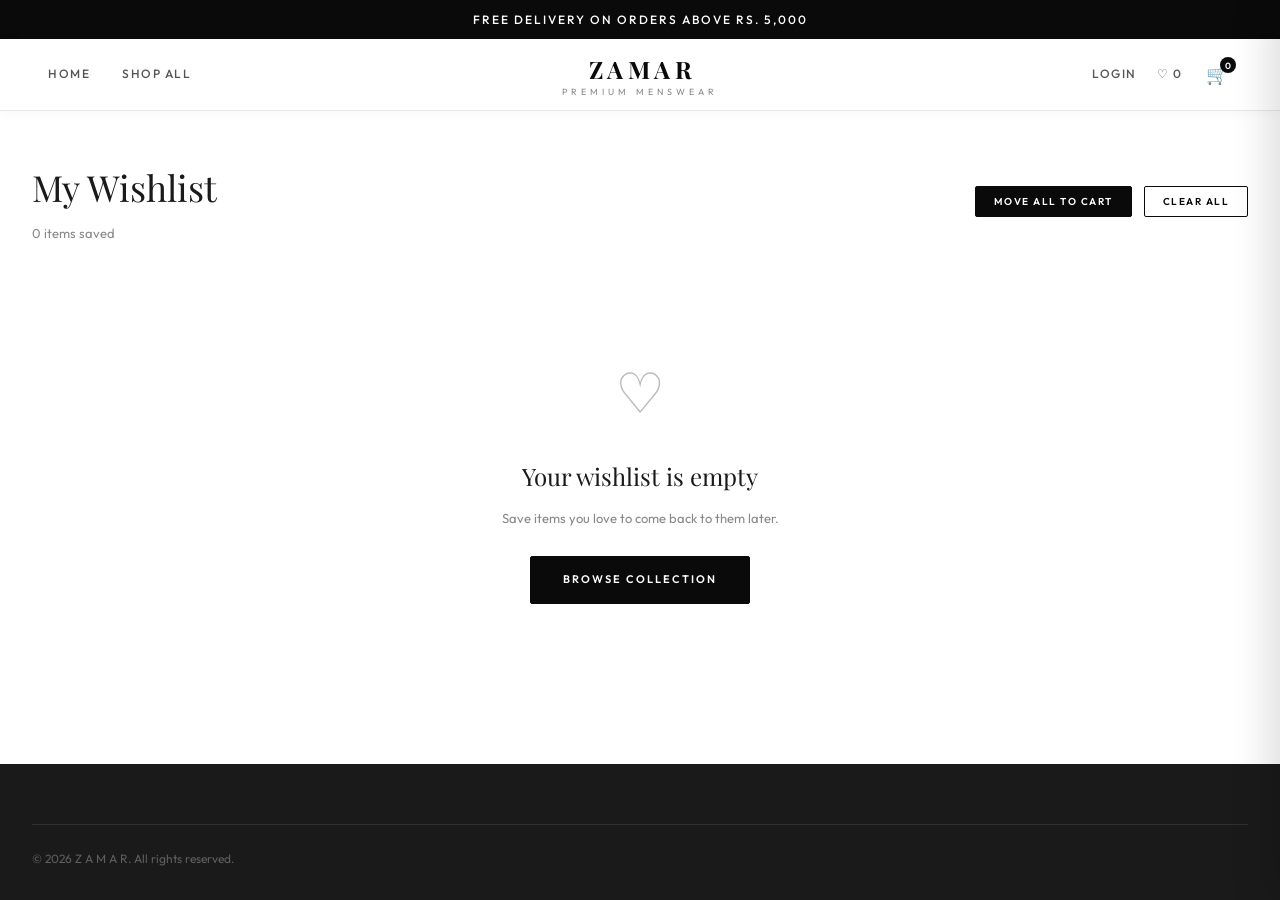
<file: src/main/resources/static/Wishlist.html>
<!DOCTYPE html>
<html lang="en">
<head>
    <meta charset="UTF-8">
    <meta name="viewport" content="width=device-width, initial-scale=1.0">
    <title>Wishlist — Z A M A R</title>
    <link rel="stylesheet" href="css/Style.css?v=3">
</head>
<body>

<div class="announcement-bar">Free delivery on orders above Rs. 5,000</div>

<nav class="navbar">
    <div class="nav-left">
        <a href="index.html" class="nav-link">Home</a>
        <a href="Products.html" class="nav-link">Shop All</a>
    </div>
    <a href="index.html" class="logo">Z A M A R<span>Premium Menswear</span></a>
    <div class="nav-right">
        <a href="Login.html" class="nav-link" id="navLogin">Login</a>
        <a href="Wishlist.html" class="nav-link" id="navWishlist">♡ <span class="wishlist-count">0</span></a>
        <a href="Orders.html" class="nav-link hidden" id="navAccount">My Orders</a>
        <a href="Profile.html" class="nav-link hidden" id="navProfile">Profile</a>
        <a href="Admin.html" class="nav-link hidden" id="navAdmin">Admin</a>
        <a href="#" class="nav-link hidden" id="navLogout" onclick="logout()">Logout</a>
        <button class="nav-icon" onclick="openCart()">🛒<span class="cart-badge cart-count">0</span></button>
    </div>
</nav>

<div class="container" style="padding-top:48px;padding-bottom:80px;">

    <div class="flex-between mb-24" style="flex-wrap:wrap;gap:16px;">
        <div>
            <h1 style="font-family:'Playfair Display',serif;font-size:36px;font-weight:400;">My Wishlist</h1>
            <p style="font-size:13px;color:var(--grey);margin-top:6px;" id="wishlistCount">0 items saved</p>
        </div>
        <div style="display:flex;gap:12px;">
            <button class="btn btn-dark btn-sm" onclick="moveAllToCart()">Move All to Cart</button>
            <button class="btn btn-outline-dark btn-sm" onclick="clearWishlistAll()">Clear All</button>
        </div>
    </div>

    <div id="wishlistGrid" class="wishlist-grid">
        <div style="grid-column:1/-1;text-align:center;padding:80px;color:var(--grey);">Loading...</div>
    </div>

</div>

<footer>
    <div class="container">
        <div class="footer-bottom">
            <span>© 2026 Z A M A R. All rights reserved.</span>
        </div>
    </div>
</footer>

<!-- Cart Drawer -->
<div class="cart-overlay" id="cartOverlay" onclick="closeCart()"></div>
<div class="cart-drawer" id="cartDrawer">
    <div class="cart-drawer-header">
        <h3>Shopping Cart</h3>
        <button class="cart-close" onclick="closeCart()">✕</button>
    </div>
    <div class="cart-drawer-body" id="cartDrawerBody"></div>
    <div class="cart-drawer-footer" id="cartDrawerFooter" style="display:none;">
        <div class="cart-subtotal"><span>Subtotal</span><span id="cartSubtotal">Rs. 0</span></div>
        <div class="cart-total-row"><span>Total</span><span id="cartTotalAmt">Rs. 0</span></div>
        <a href="Checkout.html" class="btn btn-dark btn-full" style="margin-bottom:10px;">Proceed to Checkout</a>
        <button class="btn btn-outline-dark btn-full" onclick="closeCart()">Continue Shopping</button>
    </div>
</div>

<div id="toast"></div>

<script src="js/Main.js?v=3"></script>
<script>
    updateNav();
    updateCartCount();
    updateCartDrawer();
    renderWishlistPage();

    function renderWishlistPage() {
        const wl   = getWishlist();
        const grid = document.getElementById('wishlistGrid');
        document.getElementById('wishlistCount').textContent =
            `${wl.length} item${wl.length !== 1 ? 's' : ''} saved`;

        if (!wl.length) {
            grid.innerHTML = `
                <div style="grid-column:1/-1;text-align:center;padding:80px 20px;">
                    <div style="font-size:56px;margin-bottom:20px;opacity:0.3;">♡</div>
                    <h3 style="font-family:'Playfair Display',serif;font-size:24px;font-weight:400;margin-bottom:12px;">Your wishlist is empty</h3>
                    <p style="font-size:13px;color:var(--grey);margin-bottom:28px;">Save items you love to come back to them later.</p>
                    <a href="Products.html" class="btn btn-dark">Browse Collection</a>
                </div>`;
            return;
        }

        grid.innerHTML = wl.map(item => {
            const imgUrl = (item.imageUrl && item.imageUrl !== 'null') ? item.imageUrl : '';
            const imgContent = imgUrl
                ? `<img src="${imgUrl}" alt="${item.name}" style="width:100%;height:100%;object-fit:cover;"
                       onerror="this.style.display='none';this.nextElementSibling.style.display='flex';">
                   <div style="display:none;width:100%;height:100%;align-items:center;justify-content:center;background:var(--cream);">
                       <div style="font-size:10px;letter-spacing:2px;text-transform:uppercase;color:var(--light-grey);">No Image</div>
                   </div>`
                : `<div style="width:100%;height:100%;display:flex;align-items:center;justify-content:center;background:var(--cream);">
                       <div style="font-size:10px;letter-spacing:2px;text-transform:uppercase;color:var(--light-grey);">No Image</div>
                   </div>`;

            const nameEsc = item.name.replace(/'/g, "\\'");
            const imgEsc  = imgUrl.replace(/'/g, "\\'");

            return `
            <div class="product-card">
                <div class="product-img" style="padding:0;overflow:hidden;position:relative;">
                    ${imgContent}
                    <button class="wishlist-btn active" onclick="removeAndRefresh(${item.id})"
                        title="Remove from Wishlist" style="background:white;color:var(--danger);border-color:var(--danger);">♥</button>
                </div>
                <div class="product-info">
                    <div class="product-category">${item.category}</div>
                    <div class="product-name">${item.name}</div>
                    <div class="product-price">
                        <span class="price-current">Rs. ${Number(item.price).toLocaleString()}</span>
                    </div>
                    <button class="btn btn-dark btn-full" style="margin-top:14px;padding:12px;"
                        onclick="addToCart(${item.id},'${nameEsc}',${item.price},'${item.category}','${imgEsc}');removeAndRefresh(${item.id})">
                        Move to Cart
                    </button>
                </div>
            </div>`;
        }).join('');
    }

    function removeAndRefresh(id) {
        const wl = getWishlist().filter(i => Number(i.id) !== Number(id));
        saveWishlist(wl);
        updateWishlistCount();
        renderWishlistPage();
    }

    function moveAllToCart() {
        const wl = getWishlist();
        if (!wl.length) return;
        wl.forEach(item => {
            const imgEsc = (item.imageUrl || '').replace(/'/g, "\\'");
            addToCart(item.id, item.name, item.price, item.category, item.imageUrl || '');
        });
        saveWishlist([]);
        updateWishlistCount();
        renderWishlistPage();
        showToast(`✓ ${wl.length} item${wl.length !== 1 ? 's' : ''} moved to cart`);
    }

    function clearWishlistAll() {
        if (!getWishlist().length) return;
        if (!confirm('Clear your entire wishlist?')) return;
        saveWishlist([]);
        updateWishlistCount();
        renderWishlistPage();
    }
</script>
</body>
</html>
</file>
<file: src/main/resources/static/css/Style.css>
@import url('https://fonts.googleapis.com/css2?family=Playfair+Display:ital,wght@0,400;0,500;0,600;0,700;1,400;1,500&family=Outfit:wght@300;400;500;600&display=swap');

/* ===== ROOT ===== */
:root {
    --black:      #0a0a0a;
    --charcoal:   #1a1a1a;
    --dark:       #2a2a2a;
    --mid:        #555555;
    --grey:       #888888;
    --light-grey: #cccccc;
    --border:     #e8e8e8;
    --cream:      #f8f6f2;
    --white:      #ffffff;
    --accent:     #8b6914;
    --accent-light:#c4a03a;
    --accent-pale: #f5edd8;
    --success:    #2d6a4f;
    --danger:     #8b1a1a;
    --shadow:     0 4px 24px rgba(0,0,0,0.08);
    --shadow-lg:  0 16px 48px rgba(0,0,0,0.12);
}

/* ===== RESET ===== */
*, *::before, *::after { margin:0; padding:0; box-sizing:border-box; }
html { scroll-behavior: smooth; }

body {
    font-family: 'Outfit', sans-serif;
    background: var(--white);
    color: var(--charcoal);
    font-size: 15px;
    line-height: 1.6;
    overflow-x: hidden;
}

a { text-decoration: none; color: inherit; }
img { max-width: 100%; display: block; }
button { font-family: 'Outfit', sans-serif; cursor: pointer; }

/* ===== ANNOUNCEMENT BAR ===== */
.announcement-bar {
    background: var(--black);
    color: var(--white);
    text-align: center;
    padding: 10px 20px;
    font-size: 12px;
    letter-spacing: 2px;
    text-transform: uppercase;
    font-weight: 500;
}

/* ===== NAVBAR ===== */
.navbar {
    position: sticky;
    top: 0;
    z-index: 1000;
    background: var(--white);
    border-bottom: 1px solid var(--border);
    padding: 0 48px;
    display: grid;
    grid-template-columns: 1fr auto 1fr;
    align-items: center;
    height: 72px;
    box-shadow: 0 2px 12px rgba(0,0,0,0.04);
}

.navbar .nav-left { display: flex; gap: 32px; align-items: center; }
.navbar .nav-right { display: flex; gap: 20px; align-items: center; justify-content: flex-end; }

.navbar .logo {
    font-family: 'Playfair Display', serif;
    font-size: 24px;
    font-weight: 700;
    color: var(--black);
    letter-spacing: -0.5px;
    text-align: center;
}

.navbar .logo span {
    display: block;
    font-size: 9px;
    font-family: 'Outfit', sans-serif;
    letter-spacing: 4px;
    text-transform: uppercase;
    color: var(--grey);
    font-weight: 400;
    margin-top: -4px;
}

.nav-link {
    font-size: 12px;
    font-weight: 500;
    letter-spacing: 1.5px;
    text-transform: uppercase;
    color: var(--mid);
    transition: color 0.3s;
    position: relative;
    padding-bottom: 2px;
}

.nav-link::after {
    content: '';
    position: absolute;
    bottom: -2px; left: 0;
    width: 0; height: 1px;
    background: var(--black);
    transition: width 0.3s;
}

.nav-link:hover { color: var(--black); }
.nav-link:hover::after { width: 100%; }

.nav-icon {
    font-size: 18px;
    color: var(--mid);
    cursor: pointer;
    transition: color 0.3s;
    position: relative;
    background: none;
    border: none;
    padding: 4px;
}

.nav-icon:hover { color: var(--black); }

.cart-badge {
    position: absolute;
    top: -2px; right: -4px;
    background: var(--black);
    color: var(--white);
    font-size: 9px;
    width: 16px; height: 16px;
    border-radius: 50%;
    display: flex;
    align-items: center;
    justify-content: center;
    font-weight: 600;
}

/* ===== HERO ===== */
.hero {
    height: 90vh;
    min-height: 600px;
    background: linear-gradient(135deg, #1a1a2e 0%, #16213e 50%, #0f3460 100%);
    display: flex;
    align-items: center;
    justify-content: center;
    text-align: center;
    position: relative;
    overflow: hidden;
}

.hero::before {
    content: '';
    position: absolute;
    inset: 0;
    background: url("data:image/svg+xml,%3Csvg width='100' height='100' viewBox='0 0 100 100' xmlns='http://www.w3.org/2000/svg'%3E%3Cpath d='M11 18c3.866 0 7-3.134 7-7s-3.134-7-7-7-7 3.134-7 7 3.134 7 7 7zm48 25c3.866 0 7-3.134 7-7s-3.134-7-7-7-7 3.134-7 7 3.134 7 7 7zm-43-7c1.657 0 3-1.343 3-3s-1.343-3-3-3-3 1.343-3 3 1.343 3 3 3zm63 31c1.657 0 3-1.343 3-3s-1.343-3-3-3-3 1.343-3 3 1.343 3 3 3z' fill='%23ffffff' fill-opacity='0.03'/%3E%3C/svg%3E");
    opacity: 0.5;
}

.hero-content { position: relative; z-index: 1; max-width: 700px; padding: 0 20px; }

.hero-tag {
    display: inline-block;
    font-size: 10px;
    letter-spacing: 4px;
    text-transform: uppercase;
    color: var(--accent-light);
    border: 1px solid var(--accent);
    padding: 7px 20px;
    margin-bottom: 28px;
    border-radius: 2px;
    animation: fadeInUp 0.6s ease both;
}

.hero h1 {
    font-family: 'Playfair Display', serif;
    font-size: clamp(42px, 7vw, 80px);
    font-weight: 400;
    color: var(--white);
    line-height: 1.1;
    margin-bottom: 20px;
    animation: fadeInUp 0.6s ease 0.1s both;
}

.hero h1 em { font-style: italic; color: var(--accent-light); }

.hero p {
    font-size: 15px;
    color: rgba(255,255,255,0.6);
    margin-bottom: 40px;
    letter-spacing: 0.5px;
    animation: fadeInUp 0.6s ease 0.2s both;
}

.hero-btns {
    display: flex;
    gap: 16px;
    justify-content: center;
    flex-wrap: wrap;
    animation: fadeInUp 0.6s ease 0.3s both;
}

@keyframes fadeInUp {
    from { opacity: 0; transform: translateY(20px); }
    to   { opacity: 1; transform: translateY(0); }
}

/* ===== CONTAINER ===== */
.container {
    max-width: 1320px;
    margin: 0 auto;
    padding: 0 32px;
}

/* ===== SECTION ===== */
.section { padding: 80px 0; }
.section-sm { padding: 48px 0; }

.section-header {
    text-align: center;
    margin-bottom: 48px;
}

.section-tag {
    font-size: 10px;
    letter-spacing: 3px;
    text-transform: uppercase;
    color: var(--accent);
    font-weight: 600;
    margin-bottom: 12px;
    display: block;
}

.section-title {
    font-family: 'Playfair Display', serif;
    font-size: clamp(28px, 4vw, 44px);
    font-weight: 400;
    color: var(--black);
    margin-bottom: 12px;
}

.section-sub {
    font-size: 14px;
    color: var(--grey);
    max-width: 500px;
    margin: 0 auto;
    letter-spacing: 0.3px;
}

/* ===== CATEGORY STRIP ===== */
.category-strip {
    background: var(--cream);
    padding: 20px 0;
    border-top: 1px solid var(--border);
    border-bottom: 1px solid var(--border);
    overflow-x: auto;
    white-space: nowrap;
}

.category-strip::-webkit-scrollbar { display: none; }

.category-strip-inner {
    display: flex;
    gap: 8px;
    padding: 0 32px;
    justify-content: center;
}

.cat-pill {
    display: inline-flex;
    align-items: center;
    gap: 6px;
    padding: 8px 20px;
    border-radius: 40px;
    border: 1px solid var(--border);
    background: var(--white);
    font-size: 12px;
    font-weight: 500;
    letter-spacing: 1px;
    text-transform: uppercase;
    color: var(--mid);
    cursor: pointer;
    transition: all 0.3s;
    white-space: nowrap;
}

.cat-pill:hover,
.cat-pill.active {
    background: var(--black);
    color: var(--white);
    border-color: var(--black);
}

/* ===== PRODUCT GRID ===== */
.product-grid {
    display: grid;
    grid-template-columns: repeat(4, 1fr);
    gap: 2px;
}

@media (max-width: 1100px) { .product-grid { grid-template-columns: repeat(3,1fr); } }
@media (max-width: 768px)  { .product-grid { grid-template-columns: repeat(2,1fr); } }
@media (max-width: 480px)  { .product-grid { grid-template-columns: 1fr; } }

/* ===== PRODUCT CARD ===== */
.product-card {
    background: var(--white);
    position: relative;
    overflow: hidden;
    cursor: pointer;
    border: 1px solid var(--border);
    transition: box-shadow 0.3s;
}

.product-card:hover { box-shadow: var(--shadow-lg); z-index: 1; }

.product-img {
    width: 100%;
    aspect-ratio: 3/4;
    background: var(--cream);
    display: flex;
    align-items: center;
    justify-content: center;
    font-size: 80px;
    position: relative;
    overflow: hidden;
    transition: transform 0.5s ease;
}

.product-card:hover .product-img { transform: scale(1.03); }

.product-badge {
    position: absolute;
    top: 12px; left: 12px;
    background: var(--black);
    color: var(--white);
    font-size: 9px;
    letter-spacing: 1.5px;
    text-transform: uppercase;
    padding: 4px 10px;
    font-weight: 600;
}

.product-badge.sale { background: var(--danger); }
.product-badge.new  { background: var(--accent); }

.product-actions {
    position: absolute;
    bottom: -60px;
    left: 0; right: 0;
    display: flex;
    gap: 1px;
    transition: bottom 0.3s ease;
}

.product-card:hover .product-actions { bottom: 0; }

.product-actions button {
    flex: 1;
    padding: 14px 8px;
    font-size: 11px;
    font-weight: 600;
    letter-spacing: 1.5px;
    text-transform: uppercase;
    border: none;
    cursor: pointer;
    transition: all 0.2s;
}

.btn-add-cart {
    background: var(--black);
    color: var(--white);
}

.btn-add-cart:hover { background: var(--charcoal); }

.btn-quick-view {
    background: var(--white);
    color: var(--black);
    border-left: 1px solid var(--border) !important;
    max-width: 52px;
}

.btn-quick-view:hover { background: var(--cream); }

.product-info {
    padding: 16px 16px 20px;
    border-top: 1px solid var(--border);
}

.product-category {
    font-size: 10px;
    letter-spacing: 2px;
    text-transform: uppercase;
    color: var(--grey);
    margin-bottom: 4px;
}

.product-name {
    font-family: 'Playfair Display', serif;
    font-size: 16px;
    font-weight: 500;
    color: var(--black);
    margin-bottom: 8px;
    line-height: 1.3;
}

.product-price {
    display: flex;
    align-items: center;
    gap: 10px;
}

.price-current {
    font-size: 16px;
    font-weight: 600;
    color: var(--black);
}

.price-original {
    font-size: 13px;
    color: var(--light-grey);
    text-decoration: line-through;
}

.price-discount {
    font-size: 11px;
    font-weight: 600;
    color: var(--danger);
    letter-spacing: 0.5px;
}

.stock-indicator {
    margin-top: 8px;
    font-size: 11px;
    font-weight: 500;
    letter-spacing: 0.5px;
}

.stock-ok  { color: var(--success); }
.stock-low { color: #c45e00; }
.stock-out { color: var(--danger); }

/* ===== BUTTONS ===== */
.btn {
    display: inline-flex;
    align-items: center;
    justify-content: center;
    gap: 8px;
    padding: 14px 32px;
    font-size: 11px;
    font-weight: 600;
    letter-spacing: 2px;
    text-transform: uppercase;
    border: 1px solid transparent;
    cursor: pointer;
    transition: all 0.3s;
    font-family: 'Outfit', sans-serif;
    border-radius: 2px;
}

.btn-dark {
    background: var(--black);
    color: var(--white);
    border-color: var(--black);
}

.btn-dark:hover { background: var(--charcoal); }

.btn-outline {
    background: transparent;
    color: var(--white);
    border-color: rgba(255,255,255,0.5);
}

.btn-outline:hover {
    background: var(--white);
    color: var(--black);
    border-color: var(--white);
}

.btn-outline-dark {
    background: transparent;
    color: var(--black);
    border-color: var(--black);
}

.btn-outline-dark:hover {
    background: var(--black);
    color: var(--white);
}

.btn-gold {
    background: var(--accent);
    color: var(--white);
    border-color: var(--accent);
}

.btn-gold:hover { background: #7a5c12; }

.btn-danger {
    background: var(--danger);
    color: var(--white);
    border-color: var(--danger);
}

.btn-success {
    background: var(--success);
    color: var(--white);
    border-color: var(--success);
}

.btn-sm {
    padding: 8px 18px;
    font-size: 10px;
    letter-spacing: 1.5px;
}

.btn-full { width: 100%; }

/* ===== FORM ===== */
.form-group { margin-bottom: 20px; }

.form-label {
    display: block;
    font-size: 10px;
    font-weight: 600;
    letter-spacing: 2px;
    text-transform: uppercase;
    color: var(--mid);
    margin-bottom: 8px;
}

.form-control {
    width: 100%;
    padding: 13px 16px;
    border: 1px solid var(--border);
    background: var(--white);
    font-size: 14px;
    color: var(--charcoal);
    font-family: 'Outfit', sans-serif;
    outline: none;
    transition: border-color 0.3s;
    border-radius: 2px;
}

.form-control:focus { border-color: var(--black); }
.form-control::placeholder { color: var(--light-grey); }

select.form-control option { background: var(--white); }

.form-row { display: grid; grid-template-columns: 1fr 1fr; gap: 16px; }
@media (max-width: 600px) { .form-row { grid-template-columns: 1fr; } }

/* ===== ALERT ===== */
.alert {
    padding: 13px 16px;
    font-size: 13px;
    font-weight: 500;
    margin-bottom: 20px;
    display: none;
    border-radius: 2px;
    border-left: 3px solid;
}

.alert-error   { background: #fdf5f5; color: var(--danger); border-color: var(--danger); }
.alert-success { background: #f5faf8; color: var(--success); border-color: var(--success); }

/* ===== AUTH ===== */
.auth-wrap {
    min-height: 100vh;
    display: grid;
    grid-template-columns: 1fr 1fr;
}

@media (max-width: 768px) {
    .auth-wrap { grid-template-columns: 1fr; }
    .auth-visual { display: none; }
}

.auth-visual {
    background: linear-gradient(160deg, #1a1a2e 0%, #16213e 100%);
    display: flex;
    flex-direction: column;
    align-items: center;
    justify-content: center;
    padding: 60px;
    position: relative;
    overflow: hidden;
}

.auth-visual::before {
    content: '';
    position: absolute;
    width: 400px; height: 400px;
    border-radius: 50%;
    border: 1px solid rgba(196,160,58,0.2);
    top: 50%; left: 50%;
    transform: translate(-50%,-50%);
}

.auth-visual::after {
    content: '';
    position: absolute;
    width: 600px; height: 600px;
    border-radius: 50%;
    border: 1px solid rgba(196,160,58,0.1);
    top: 50%; left: 50%;
    transform: translate(-50%,-50%);
}

.auth-visual-content { position: relative; z-index: 1; text-align: center; }

.auth-visual h2 {
    font-family: 'Playfair Display', serif;
    font-size: 36px;
    color: var(--white);
    font-weight: 400;
    margin-bottom: 16px;
    line-height: 1.2;
}

.auth-visual h2 em { font-style: italic; color: var(--accent-light); }

.auth-visual p { color: rgba(255,255,255,0.5); font-size: 14px; line-height: 1.8; }

.auth-form-wrap {
    display: flex;
    align-items: center;
    justify-content: center;
    padding: 60px 48px;
    background: var(--white);
}

.auth-form { width: 100%; max-width: 400px; }

.auth-logo {
    font-family: 'Playfair Display', serif;
    font-size: 28px;
    color: var(--black);
    margin-bottom: 8px;
}

.auth-subtitle {
    font-size: 12px;
    letter-spacing: 1px;
    color: var(--grey);
    margin-bottom: 40px;
    text-transform: uppercase;
}

.auth-divider {
    text-align: center;
    margin: 24px 0;
    position: relative;
    font-size: 12px;
    color: var(--light-grey);
    letter-spacing: 1px;
}

.auth-divider::before,
.auth-divider::after {
    content: '';
    position: absolute;
    top: 50%;
    width: 42%;
    height: 1px;
    background: var(--border);
}

.auth-divider::before { left: 0; }
.auth-divider::after  { right: 0; }

.auth-link {
    text-align: center;
    margin-top: 24px;
    font-size: 13px;
    color: var(--grey);
}

.auth-link a { color: var(--black); font-weight: 600; border-bottom: 1px solid var(--black); }

/* ===== CART DRAWER ===== */
.cart-overlay {
    position: fixed;
    inset: 0;
    background: rgba(0,0,0,0.5);
    z-index: 2000;
    opacity: 0;
    pointer-events: none;
    transition: opacity 0.3s;
}

.cart-overlay.open { opacity: 1; pointer-events: all; }

.cart-drawer {
    position: fixed;
    top: 0; right: 0;
    width: 420px;
    max-width: 100vw;
    height: 100vh;
    background: var(--white);
    z-index: 2001;
    display: flex;
    flex-direction: column;
    transform: translateX(100%);
    transition: transform 0.4s cubic-bezier(0.4,0,0.2,1);
    box-shadow: -8px 0 40px rgba(0,0,0,0.15);
}

.cart-drawer.open { transform: translateX(0); }

.cart-drawer-header {
    padding: 24px 28px;
    border-bottom: 1px solid var(--border);
    display: flex;
    justify-content: space-between;
    align-items: center;
}

.cart-drawer-header h3 {
    font-family: 'Playfair Display', serif;
    font-size: 20px;
    font-weight: 500;
}

.cart-close {
    background: none;
    border: none;
    font-size: 22px;
    cursor: pointer;
    color: var(--mid);
    line-height: 1;
    padding: 4px;
    transition: color 0.2s;
}

.cart-close:hover { color: var(--black); }

.cart-drawer-body {
    flex: 1;
    overflow-y: auto;
    padding: 20px 28px;
}

.cart-drawer-body::-webkit-scrollbar { width: 4px; }
.cart-drawer-body::-webkit-scrollbar-thumb { background: var(--border); }

.cart-item {
    display: flex;
    gap: 16px;
    padding: 16px 0;
    border-bottom: 1px solid var(--border);
}

.cart-item-img {
    width: 80px; height: 100px;
    background: var(--cream);
    display: flex;
    align-items: center;
    justify-content: center;
    font-size: 32px;
    flex-shrink: 0;
    border: 1px solid var(--border);
}

.cart-item-info { flex: 1; }

.cart-item-name {
    font-family: 'Playfair Display', serif;
    font-size: 15px;
    font-weight: 500;
    margin-bottom: 4px;
    line-height: 1.3;
}

.cart-item-cat {
    font-size: 11px;
    color: var(--grey);
    letter-spacing: 1px;
    text-transform: uppercase;
    margin-bottom: 12px;
}

.cart-item-price {
    font-size: 15px;
    font-weight: 600;
    color: var(--black);
    margin-bottom: 10px;
}

.qty-controls {
    display: flex;
    align-items: center;
    gap: 0;
    border: 1px solid var(--border);
    width: fit-content;
}

.qty-btn {
    width: 32px; height: 32px;
    background: none;
    border: none;
    font-size: 16px;
    cursor: pointer;
    color: var(--mid);
    display: flex;
    align-items: center;
    justify-content: center;
    transition: all 0.2s;
}

.qty-btn:hover { background: var(--cream); color: var(--black); }

.qty-display {
    width: 36px;
    text-align: center;
    font-size: 14px;
    font-weight: 600;
    border-left: 1px solid var(--border);
    border-right: 1px solid var(--border);
    height: 32px;
    display: flex;
    align-items: center;
    justify-content: center;
}

.cart-item-remove {
    background: none;
    border: none;
    color: var(--light-grey);
    cursor: pointer;
    font-size: 18px;
    transition: color 0.2s;
    padding: 4px;
    align-self: flex-start;
}

.cart-item-remove:hover { color: var(--danger); }

.cart-drawer-footer {
    padding: 24px 28px;
    border-top: 1px solid var(--border);
    background: var(--cream);
}

.cart-subtotal {
    display: flex;
    justify-content: space-between;
    margin-bottom: 6px;
    font-size: 13px;
    color: var(--grey);
}

.cart-total-row {
    display: flex;
    justify-content: space-between;
    margin-bottom: 20px;
    font-size: 18px;
    font-weight: 600;
    font-family: 'Playfair Display', serif;
}

.cart-empty {
    text-align: center;
    padding: 60px 20px;
}

.cart-empty-icon { font-size: 48px; margin-bottom: 16px; opacity: 0.3; }

.cart-empty h4 {
    font-family: 'Playfair Display', serif;
    font-size: 20px;
    margin-bottom: 8px;
    color: var(--mid);
}

.cart-empty p { font-size: 13px; color: var(--light-grey); }

/* ===== MODAL ===== */
.modal-overlay {
    position: fixed;
    inset: 0;
    background: rgba(0,0,0,0.6);
    z-index: 3000;
    display: none;
    align-items: center;
    justify-content: center;
    padding: 20px;
    backdrop-filter: blur(4px);
}

.modal-overlay.open { display: flex; }

.modal {
    background: var(--white);
    width: 100%;
    max-width: 560px;
    max-height: 90vh;
    overflow-y: auto;
    border-radius: 2px;
    box-shadow: var(--shadow-lg);
    animation: modalIn 0.3s ease;
}

@keyframes modalIn {
    from { opacity: 0; transform: translateY(-20px) scale(0.98); }
    to   { opacity: 1; transform: translateY(0) scale(1); }
}

.modal-header {
    padding: 28px 32px 20px;
    border-bottom: 1px solid var(--border);
    display: flex;
    justify-content: space-between;
    align-items: center;
}

.modal-header h3 {
    font-family: 'Playfair Display', serif;
    font-size: 22px;
    font-weight: 500;
}

.modal-close {
    background: none;
    border: none;
    font-size: 22px;
    cursor: pointer;
    color: var(--mid);
    transition: color 0.2s;
}

.modal-close:hover { color: var(--black); }

.modal-body { padding: 28px 32px; }
.modal-footer { padding: 20px 32px 28px; border-top: 1px solid var(--border); display: flex; gap: 12px; }

/* ===== TABLE ===== */
.table-wrap { overflow-x: auto; }

table { width: 100%; border-collapse: collapse; font-size: 13px; }

thead tr { border-bottom: 2px solid var(--black); }

th {
    padding: 12px 16px;
    text-align: left;
    font-size: 10px;
    letter-spacing: 2px;
    text-transform: uppercase;
    font-weight: 600;
    color: var(--mid);
}

td {
    padding: 16px;
    border-bottom: 1px solid var(--border);
    color: var(--mid);
    vertical-align: middle;
}

tr:hover td { background: var(--cream); }

/* ===== BADGE ===== */
.badge {
    display: inline-block;
    padding: 3px 10px;
    font-size: 10px;
    font-weight: 600;
    letter-spacing: 1px;
    text-transform: uppercase;
    border-radius: 2px;
}

.badge-dark    { background: var(--black); color: var(--white); }
.badge-gold    { background: var(--accent-pale); color: var(--accent); border: 1px solid var(--accent); }
.badge-success { background: #edf7f2; color: var(--success); border: 1px solid #c3e6d5; }
.badge-danger  { background: #fdf5f5; color: var(--danger); border: 1px solid #f5c6c6; }

/* ===== STAT CARD ===== */
.stat-card {
    background: var(--white);
    border: 1px solid var(--border);
    padding: 28px;
    position: relative;
    overflow: hidden;
    transition: box-shadow 0.3s;
}

.stat-card:hover { box-shadow: var(--shadow); }

.stat-card::after {
    content: '';
    position: absolute;
    bottom: 0; left: 0;
    width: 100%; height: 3px;
}

.stat-card.gold::after   { background: var(--accent); }
.stat-card.black::after  { background: var(--black); }
.stat-card.green::after  { background: var(--success); }
.stat-card.red::after    { background: var(--danger); }

.stat-icon  { font-size: 24px; margin-bottom: 16px; display: block; }
.stat-value {
    font-family: 'Playfair Display', serif;
    font-size: 40px;
    font-weight: 500;
    line-height: 1;
    margin-bottom: 8px;
    color: var(--black);
}

.stat-label {
    font-size: 10px;
    letter-spacing: 2px;
    text-transform: uppercase;
    color: var(--grey);
}

/* ===== TOAST ===== */
#toast {
    position: fixed;
    bottom: 32px; right: 32px;
    z-index: 9999;
    background: var(--black);
    color: var(--white);
    padding: 16px 24px;
    font-size: 13px;
    font-weight: 500;
    letter-spacing: 0.3px;
    box-shadow: var(--shadow-lg);
    transform: translateY(20px);
    opacity: 0;
    transition: all 0.4s cubic-bezier(0.4,0,0.2,1);
    pointer-events: none;
    display: flex;
    align-items: center;
    gap: 10px;
    max-width: 320px;
    border-radius: 2px;
}

#toast.show { transform: translateY(0); opacity: 1; }

/* ===== CHECKOUT STEPS ===== */
.checkout-steps {
    display: flex;
    align-items: center;
    justify-content: center;
    gap: 0;
    margin-bottom: 48px;
}

.step {
    display: flex;
    align-items: center;
    gap: 10px;
    font-size: 12px;
    letter-spacing: 1.5px;
    text-transform: uppercase;
    font-weight: 500;
    color: var(--light-grey);
}

.step.active { color: var(--black); }
.step.done   { color: var(--success); }

.step-num {
    width: 28px; height: 28px;
    border-radius: 50%;
    border: 1px solid var(--light-grey);
    display: flex;
    align-items: center;
    justify-content: center;
    font-size: 12px;
    font-weight: 600;
    transition: all 0.3s;
}

.step.active .step-num {
    background: var(--black);
    color: var(--white);
    border-color: var(--black);
}

.step.done .step-num {
    background: var(--success);
    color: var(--white);
    border-color: var(--success);
}

.step-line {
    width: 60px; height: 1px;
    background: var(--border);
    margin: 0 8px;
}

/* ===== ORDER CONFIRMATION ===== */
.order-confirm {
    text-align: center;
    padding: 80px 20px;
    max-width: 560px;
    margin: 0 auto;
}

.confirm-icon {
    width: 80px; height: 80px;
    background: #edf7f2;
    border-radius: 50%;
    display: flex;
    align-items: center;
    justify-content: center;
    font-size: 36px;
    margin: 0 auto 28px;
    border: 2px solid #c3e6d5;
}

.confirm-order-id {
    display: inline-block;
    background: var(--cream);
    padding: 8px 20px;
    font-size: 12px;
    letter-spacing: 2px;
    text-transform: uppercase;
    color: var(--mid);
    margin-bottom: 20px;
    border: 1px solid var(--border);
}

/* ===== FEATURES STRIP ===== */
.features-strip {
    background: var(--black);
    padding: 32px 0;
}

.features-grid {
    display: grid;
    grid-template-columns: repeat(4,1fr);
    gap: 1px;
    background: rgba(255,255,255,0.1);
}

@media (max-width: 768px) { .features-grid { grid-template-columns: repeat(2,1fr); } }

.feature-item {
    background: var(--black);
    padding: 28px 24px;
    text-align: center;
}

.feature-icon { font-size: 24px; margin-bottom: 12px; display: block; }

.feature-title {
    font-size: 12px;
    letter-spacing: 1.5px;
    text-transform: uppercase;
    color: var(--white);
    font-weight: 600;
    margin-bottom: 6px;
}

.feature-sub { font-size: 12px; color: rgba(255,255,255,0.4); }

/* ===== FOOTER ===== */
footer {
    background: var(--charcoal);
    color: var(--white);
    padding: 60px 0 32px;
}

.footer-grid {
    display: grid;
    grid-template-columns: 2fr 1fr 1fr 1fr;
    gap: 48px;
    margin-bottom: 48px;
}

@media (max-width: 900px) { .footer-grid { grid-template-columns: 1fr 1fr; gap: 32px; } }
@media (max-width: 500px) { .footer-grid { grid-template-columns: 1fr; } }

.footer-logo {
    font-family: 'Playfair Display', serif;
    font-size: 22px;
    color: var(--white);
    margin-bottom: 16px;
}

.footer-desc { font-size: 13px; color: rgba(255,255,255,0.4); line-height: 1.8; }

.footer-heading {
    font-size: 10px;
    letter-spacing: 3px;
    text-transform: uppercase;
    color: rgba(255,255,255,0.4);
    margin-bottom: 20px;
    font-weight: 600;
}

.footer-links { list-style: none; }

.footer-links li { margin-bottom: 12px; }

.footer-links a {
    font-size: 13px;
    color: rgba(255,255,255,0.6);
    transition: color 0.3s;
}

.footer-links a:hover { color: var(--white); }

.footer-bottom {
    border-top: 1px solid rgba(255,255,255,0.1);
    padding-top: 24px;
    display: flex;
    justify-content: space-between;
    align-items: center;
    font-size: 12px;
    color: rgba(255,255,255,0.3);
    flex-wrap: wrap;
    gap: 12px;
}

/* ===== ADMIN SIDEBAR ===== */
.admin-layout {
    display: grid;
    grid-template-columns: 260px 1fr;
    min-height: 100vh;
}

.admin-sidebar {
    background: var(--black);
    padding: 32px 0;
    position: sticky;
    top: 0;
    height: 100vh;
    overflow-y: auto;
}

.admin-brand {
    padding: 0 28px 32px;
    border-bottom: 1px solid rgba(255,255,255,0.08);
    margin-bottom: 24px;
}

.admin-brand-name {
    font-family: 'Playfair Display', serif;
    font-size: 20px;
    color: var(--white);
    margin-bottom: 4px;
}

.admin-brand-role {
    font-size: 10px;
    letter-spacing: 2px;
    text-transform: uppercase;
    color: rgba(255,255,255,0.35);
}

.admin-nav-item {
    display: flex;
    align-items: center;
    gap: 12px;
    padding: 13px 28px;
    font-size: 12px;
    font-weight: 500;
    letter-spacing: 1px;
    text-transform: uppercase;
    color: rgba(255,255,255,0.5);
    cursor: pointer;
    transition: all 0.2s;
    border: none;
    background: none;
    width: 100%;
    text-align: left;
    font-family: 'Outfit', sans-serif;
}

.admin-nav-item:hover,
.admin-nav-item.active {
    background: rgba(255,255,255,0.06);
    color: var(--white);
}

.admin-nav-item.active { border-left: 2px solid var(--accent-light); }

.admin-main { background: var(--cream); padding: 40px; overflow-y: auto; }

.admin-page-title {
    font-family: 'Playfair Display', serif;
    font-size: 28px;
    font-weight: 500;
    color: var(--black);
    margin-bottom: 4px;
}

.admin-page-sub {
    font-size: 12px;
    color: var(--grey);
    letter-spacing: 0.5px;
    margin-bottom: 32px;
}

.admin-card {
    background: var(--white);
    border: 1px solid var(--border);
    padding: 28px;
    margin-bottom: 24px;
}

.admin-card-header {
    display: flex;
    justify-content: space-between;
    align-items: center;
    margin-bottom: 24px;
    padding-bottom: 16px;
    border-bottom: 1px solid var(--border);
}

.admin-card-title {
    font-family: 'Playfair Display', serif;
    font-size: 18px;
    font-weight: 500;
    color: var(--black);
}

/* ===== SEARCH BAR ===== */
.search-wrap {
    display: flex;
    gap: 0;
    margin-bottom: 32px;
    border: 1px solid var(--border);
    background: var(--white);
}

.search-wrap input {
    flex: 1;
    padding: 14px 20px;
    border: none;
    font-size: 14px;
    font-family: 'Outfit', sans-serif;
    color: var(--charcoal);
    outline: none;
    background: transparent;
}

.search-wrap input::placeholder { color: var(--light-grey); }

.search-wrap button {
    padding: 14px 24px;
    background: var(--black);
    color: var(--white);
    border: none;
    font-size: 11px;
    font-weight: 600;
    letter-spacing: 1.5px;
    text-transform: uppercase;
    cursor: pointer;
    font-family: 'Outfit', sans-serif;
    transition: background 0.2s;
}

.search-wrap button:hover { background: var(--charcoal); }

/* ===== DIVIDER ===== */
.divider { height: 1px; background: var(--border); margin: 48px 0; }

/* ===== GRID ===== */
.grid-4 { display: grid; grid-template-columns: repeat(4,1fr); gap: 24px; }
.grid-3 { display: grid; grid-template-columns: repeat(3,1fr); gap: 24px; }
.grid-2 { display: grid; grid-template-columns: repeat(2,1fr); gap: 24px; }

@media (max-width: 900px) {
    .grid-4 { grid-template-columns: repeat(2,1fr); }
    .grid-3 { grid-template-columns: repeat(2,1fr); }
}

@media (max-width: 500px) {
    .grid-4, .grid-3, .grid-2 { grid-template-columns: 1fr; }
}

/* ===== SCROLLBAR ===== */
::-webkit-scrollbar { width: 5px; height: 5px; }
::-webkit-scrollbar-track { background: var(--cream); }
::-webkit-scrollbar-thumb { background: var(--light-grey); border-radius: 2px; }

/* ===== UTILITY ===== */
.text-center { text-align: center; }
.text-right  { text-align: right; }
.mt-8  { margin-top: 8px; }
.mt-16 { margin-top: 16px; }
.mt-24 { margin-top: 24px; }
.mt-32 { margin-top: 32px; }
.mb-8  { margin-bottom: 8px; }
.mb-16 { margin-bottom: 16px; }
.mb-24 { margin-bottom: 24px; }
.mb-32 { margin-bottom: 32px; }
.flex  { display: flex; }
.flex-between { display: flex; justify-content: space-between; align-items: center; }
.gap-8  { gap: 8px; }
.gap-12 { gap: 12px; }
.gap-16 { gap: 16px; }
.hidden { display: none !important; }

/* ===== WISHLIST BUTTON ON CARD ===== */
.wishlist-btn {
    position: absolute;
    top: 12px; right: 12px;
    width: 34px; height: 34px;
    border-radius: 50%;
    border: 1px solid var(--border);
    background: rgba(255,255,255,0.92);
    color: var(--light-grey);
    font-size: 16px;
    cursor: pointer;
    display: flex;
    align-items: center;
    justify-content: center;
    transition: all 0.2s;
    z-index: 2;
    backdrop-filter: blur(4px);
}

.wishlist-btn:hover,
.wishlist-btn.active {
    background: var(--white);
    color: var(--danger);
    border-color: var(--danger);
    transform: scale(1.1);
}

/* ===== STARS ===== */
.stars { color: var(--accent); font-size: 14px; letter-spacing: 1px; }
.stars .star { cursor: default; transition: color 0.1s; }
.stars .star:hover { color: var(--accent-light); }
.rating-summary {
    display: flex;
    align-items: center;
    gap: 8px;
    font-size: 13px;
    color: var(--grey);
    margin-top: 4px;
}
.rating-avg {
    font-size: 32px;
    font-weight: 700;
    font-family: 'Playfair Display', serif;
    color: var(--black);
}

/* ===== BADGE INFO ===== */
.badge-info { background: #e8f4fd; color: #1565c0; border: 1px solid #90caf9; }
.badge-warning { background: #fff8e1; color: #e65100; border: 1px solid #ffcc02; }

/* ===== ORDER STATUS ===== */
.status-select {
    padding: 6px 10px;
    border: 1px solid var(--border);
    background: var(--white);
    font-size: 11px;
    font-family: 'Outfit', sans-serif;
    cursor: pointer;
    border-radius: 2px;
    outline: none;
    transition: border-color 0.2s;
}
.status-select:focus { border-color: var(--black); }

/* ===== PROFILE PAGE ===== */
.profile-layout {
    max-width: 960px;
    margin: 0 auto;
    padding: 48px 32px 80px;
    display: grid;
    grid-template-columns: 240px 1fr;
    gap: 32px;
    align-items: start;
}
@media (max-width: 768px) { .profile-layout { grid-template-columns: 1fr; } }

.profile-sidebar {
    background: var(--white);
    border: 1px solid var(--border);
    padding: 32px 24px;
    text-align: center;
}
.profile-avatar {
    width: 80px; height: 80px;
    background: var(--black);
    color: var(--white);
    font-family: 'Playfair Display', serif;
    font-size: 28px;
    border-radius: 50%;
    display: flex;
    align-items: center;
    justify-content: center;
    margin: 0 auto 16px;
}
.profile-name {
    font-family: 'Playfair Display', serif;
    font-size: 18px;
    font-weight: 500;
    margin-bottom: 4px;
}
.profile-role {
    font-size: 10px;
    letter-spacing: 2px;
    text-transform: uppercase;
    color: var(--grey);
    margin-bottom: 24px;
}
.profile-nav-item {
    display: block;
    width: 100%;
    padding: 12px 16px;
    text-align: left;
    border: none;
    background: none;
    font-family: 'Outfit', sans-serif;
    font-size: 12px;
    font-weight: 500;
    letter-spacing: 1px;
    text-transform: uppercase;
    color: var(--mid);
    cursor: pointer;
    border-radius: 2px;
    transition: all 0.2s;
    margin-bottom: 4px;
}
.profile-nav-item:hover,
.profile-nav-item.active {
    background: var(--cream);
    color: var(--black);
}

/* ===== WISHLIST PAGE ===== */
.wishlist-grid {
    display: grid;
    grid-template-columns: repeat(4, 1fr);
    gap: 2px;
}
@media (max-width: 1100px) { .wishlist-grid { grid-template-columns: repeat(3,1fr); } }
@media (max-width: 768px)  { .wishlist-grid { grid-template-columns: repeat(2,1fr); } }
@media (max-width: 480px)  { .wishlist-grid { grid-template-columns: 1fr; } }

/* ===== PRODUCT DETAIL PAGE ===== */
.product-detail-grid {
    display: grid;
    grid-template-columns: 1fr 1fr;
    gap: 56px;
    align-items: start;
    padding: 48px 0 80px;
}
@media (max-width: 768px) { .product-detail-grid { grid-template-columns: 1fr; gap: 32px; } }

.product-detail-img {
    background: var(--cream);
    border: 1px solid var(--border);
    aspect-ratio: 3/4;
    overflow: hidden;
    display: flex;
    align-items: center;
    justify-content: center;
}

.review-card {
    padding: 20px;
    border: 1px solid var(--border);
    margin-bottom: 12px;
    background: var(--white);
}
.review-header {
    display: flex;
    justify-content: space-between;
    align-items: flex-start;
    margin-bottom: 10px;
}
.reviewer-name {
    font-weight: 600;
    font-size: 14px;
    color: var(--black);
    margin-bottom: 2px;
}
.review-date {
    font-size: 11px;
    color: var(--light-grey);
}
.review-comment {
    font-size: 13px;
    color: var(--mid);
    line-height: 1.7;
}
.review-form {
    background: var(--cream);
    border: 1px solid var(--border);
    padding: 24px;
    margin-top: 24px;
}

/* ===== FILTER PANEL ===== */
.filter-bar {
    display: flex;
    align-items: center;
    gap: 16px;
    flex-wrap: wrap;
    margin-bottom: 24px;
    padding: 16px 20px;
    background: var(--cream);
    border: 1px solid var(--border);
}
.filter-bar label {
    font-size: 10px;
    font-weight: 600;
    letter-spacing: 2px;
    text-transform: uppercase;
    color: var(--mid);
    white-space: nowrap;
}
.filter-bar select,
.filter-bar input[type="number"] {
    padding: 8px 12px;
    border: 1px solid var(--border);
    background: var(--white);
    font-size: 13px;
    font-family: 'Outfit', sans-serif;
    outline: none;
    border-radius: 2px;
    transition: border-color 0.2s;
}
.filter-bar select:focus,
.filter-bar input[type="number"]:focus { border-color: var(--black); }
.filter-bar input[type="number"] { width: 100px; }

/* ===== ADMIN REPORTS ===== */
.report-stat {
    background: var(--white);
    border: 1px solid var(--border);
    padding: 24px;
    text-align: center;
}
.report-stat-val {
    font-family: 'Playfair Display', serif;
    font-size: 32px;
    font-weight: 500;
    color: var(--black);
    margin-bottom: 6px;
}
.report-stat-label {
    font-size: 10px;
    letter-spacing: 2px;
    text-transform: uppercase;
    color: var(--grey);
}
.bar-chart-wrap { padding: 8px 0; }
.bar-row {
    display: flex;
    align-items: center;
    gap: 12px;
    margin-bottom: 12px;
    font-size: 12px;
}
.bar-label { min-width: 100px; color: var(--mid); text-transform: uppercase; letter-spacing: 1px; font-size: 11px; }
.bar-track { flex: 1; background: var(--cream); border-radius: 2px; height: 20px; overflow: hidden; }
.bar-fill  { height: 100%; background: var(--black); border-radius: 2px; transition: width 0.8s ease; }
.bar-fill.gold { background: var(--accent); }
.bar-val   { min-width: 60px; text-align: right; font-weight: 600; font-size: 12px; color: var(--black); }


/* Admin mobile header/menu — hidden on desktop, shown by @media on mobile */
.admin-mob-header,
.admin-mob-menu { display: none !important; }

/* =======================================================
   MOBILE NAV — Hamburger Button + Full-screen Menu
   (Hidden on desktop, visible only on mobile)
   ======================================================= */

.hamburger-btn {
    display: none;
    flex-direction: column;
    justify-content: center;
    gap: 5px;
    background: none;
    border: none;
    cursor: pointer;
    padding: 8px 4px;
    z-index: 1002;
    flex-shrink: 0;
    min-width: 32px;
}

.hamburger-btn span {
    width: 22px;
    height: 2px;
    background: var(--black);
    display: block;
    transition: all 0.3s ease;
    border-radius: 1px;
}

.hamburger-btn.open span:nth-child(1) { transform: rotate(45deg) translate(5px, 5px); }
.hamburger-btn.open span:nth-child(2) { opacity: 0; width: 0; }
.hamburger-btn.open span:nth-child(3) { transform: rotate(-45deg) translate(5px, -5px); }

.mobile-menu {
    display: none;
    position: fixed;
    top: 60px;
    left: 0;
    right: 0;
    bottom: 0;
    background: var(--white);
    z-index: 998;
    flex-direction: column;
    overflow-y: auto;
    overflow-x: hidden;
    border-top: 1px solid var(--border);
    box-shadow: 0 8px 32px rgba(0,0,0,0.12);
}

.mobile-menu.open { display: flex; }

.mobile-menu-link {
    display: flex;
    align-items: center;
    padding: 16px 24px;
    font-size: 13px;
    font-weight: 500;
    letter-spacing: 1.5px;
    text-transform: uppercase;
    color: var(--charcoal);
    border-bottom: 1px solid var(--border);
    transition: background 0.15s;
    cursor: pointer;
    background: none;
    border-left: none;
    border-right: none;
    border-top: none;
    width: 100%;
    text-align: left;
    font-family: 'Outfit', sans-serif;
    text-decoration: none;
}
.mobile-menu-link:hover  { background: var(--cream); }
.mobile-menu-link.danger { color: var(--danger); }
.mobile-menu-link.section-title-mob {
    font-size: 9px;
    letter-spacing: 3px;
    color: var(--light-grey);
    padding: 12px 24px 4px;
    cursor: default;
    pointer-events: none;
    background: none !important;
}


/* =======================================================
   TABLE SCROLL — all screen sizes
   overflow-x: auto on .table-wrap creates the scroll zone.
   NOTE: Never put overflow-x: hidden on html/body — it
   breaks child overflow-x: auto containers (iOS Safari bug).
   ======================================================= */

.table-wrap {
    overflow-x: auto;
    -webkit-overflow-scrolling: touch;
    width: 100%;
    max-width: 100%;
}
.table-wrap table {
    min-width: 520px;   /* tables inside a wrapper may scroll */
}


/* =======================================================
   RESPONSIVE — 900px and below  (tablet + phone)
   ======================================================= */

@media (max-width: 900px) {

    /* ---- NAVBAR: switch from grid to flex ---- */
    .navbar {
        display:          flex         !important;
        flex-direction:   row          !important;
        justify-content:  space-between!important;
        align-items:      center       !important;
        padding:          0 16px       !important;
        height:           60px         !important;
        gap:              0            !important;
    }

    /* Keep logo centered by making it grow */
    .navbar .logo {
        flex: 1;
        text-align: center;
        font-size: 20px !important;
    }

    /* Nav-left: show only hamburger button */
    .navbar .nav-left {
        display:     flex    !important;
        gap:         0       !important;
        flex:        0 0 auto!important;
        min-width:   40px;
    }
    .navbar .nav-left .nav-link  { display: none !important; }

    /* Nav-right: show only cart icon */
    .navbar .nav-right {
        display:         flex         !important;
        gap:             4px          !important;
        flex:            0 0 auto     !important;
        justify-content: flex-end;
        min-width:       40px;
    }
    .navbar .nav-right .nav-link { display: none !important; }

    /* Hamburger: show */
    .hamburger-btn { display: flex !important; }

    /* ---- CONTAINER ---- */
    .container { padding: 0 16px; }

    /* ---- ANNOUNCEMENT BAR ---- */
    .announcement-bar {
        font-size:      10px;
        letter-spacing: 1px;
        padding:        8px 12px;
    }

    /* ---- HERO ---- */
    .hero            { height: 65vh; min-height: 360px; }
    .hero h1         { font-size: clamp(28px, 7vw, 48px); }
    .hero p          { font-size: 13px; }
    .hero-btns       { gap: 10px; flex-wrap: wrap; justify-content: center; }
    .hero-btns .btn  { padding: 12px 20px; font-size: 11px; }

    /* ---- CATEGORY STRIP ---- */
    .category-strip-inner { justify-content: flex-start; padding: 0 16px; }

    /* ---- SECTIONS ---- */
    .section { padding: 48px 0; }

    /* ---- ADMIN LAYOUT: sidebar hidden, replaced by hamburger header ---- */
    .admin-layout  { display: block !important; }
    .admin-sidebar { display: none  !important; }
    .admin-main    { padding: 12px  !important; overflow-x: hidden; min-width: 0; }
    .admin-card    { padding: 12px; overflow: hidden; max-width: 100%; box-sizing: border-box; }

    /* Card headers: wrap on mobile so search + button don't overflow */
    .admin-card-header {
        flex-wrap:  wrap   !important;
        gap:        10px   !important;
    }
    .admin-card-header .admin-card-title {
        width: 100%;
        font-size: 16px;
    }
    .admin-card-header > div {
        width:      100%   !important;
        display:    flex;
        flex-wrap:  wrap;
        gap:        8px;
    }
    .admin-card-header input[type="text"],
    .admin-card-header .form-control {
        flex:       1 1 auto !important;
        min-width:  0       !important;
        width:      100%    !important;
    }

    /* Admin page title */
    .admin-page-title { font-size: 22px !important; }

    /* Discount grid stack */
    .grid-2 { grid-template-columns: 1fr !important; }

    /* Prevent ANY element from overflowing the screen */
    .form-group,
    .form-row { min-width: 0 !important; max-width: 100% !important; overflow: hidden !important; }

    .form-control,
    select.form-control,
    input,
    select,
    textarea,
    button,
    .btn { max-width: 100% !important; box-sizing: border-box !important; }

    /* Global overflow clamp for all content */
    .admin-layout,
    .admin-main > div { max-width: 100% !important; overflow-x: hidden !important; }

    /* Status select in orders table */
    .status-select { font-size: 11px !important; padding: 6px 8px !important; }

    /* ---- ADMIN MOBILE HEADER (injected by JS) ---- */
    .admin-mob-header {
        display:         flex !important;
        align-items:     center;
        justify-content: space-between;
        background:      var(--black);
        padding:         0 16px;
        height:          56px;
        position:        sticky;
        top:             0;
        z-index:         200;
        box-shadow:      0 2px 12px rgba(0,0,0,0.3);
    }

    .admin-mob-title {
        font-family: 'Playfair Display', serif;
        font-size:   18px;
        color:       var(--white);
        letter-spacing: 1px;
        text-align:  center;
        flex:        1;
        line-height: 1.2;
    }

    .admin-mob-title small {
        display:        block;
        font-family:    'Outfit', sans-serif;
        font-size:      8px;
        letter-spacing: 3px;
        text-transform: uppercase;
        color:          rgba(255,255,255,0.35);
        font-style:     normal;
        margin-top:     2px;
    }

    .admin-mob-ham {
        display:        flex;
        flex-direction: column;
        justify-content:center;
        gap:            5px;
        background:     none;
        border:         none;
        cursor:         pointer;
        padding:        8px 4px;
        min-width:      36px;
    }

    .admin-mob-ham span {
        width:      22px;
        height:     2px;
        background: var(--white);
        display:    block;
        transition: all 0.3s ease;
        border-radius: 1px;
    }

    /* ---- ADMIN MOBILE MENU OVERLAY ---- */
    .admin-mob-menu {
        display:        none !important;
        position:       fixed;
        inset:          0;
        background:     var(--black);
        z-index:        999;
        flex-direction: column;
        overflow-y:     auto;
        overflow-x:     hidden;
    }

    .admin-mob-menu.open { display: flex !important; }

    .admin-mob-menu-head {
        display:         flex;
        align-items:     center;
        justify-content: space-between;
        padding:         0 16px;
        height:          56px;
        border-bottom:   1px solid rgba(255,255,255,0.08);
        flex-shrink:     0;
    }

    .admin-mob-close {
        background:  none;
        border:      none;
        color:       var(--white);
        font-size:   22px;
        cursor:      pointer;
        padding:     4px 8px;
        line-height: 1;
        min-width:   36px;
    }

    .admin-mob-item {
        display:     flex;
        align-items: center;
        gap:         14px;
        padding:     18px 24px;
        font-size:   12px;
        font-weight: 500;
        letter-spacing: 1.5px;
        text-transform: uppercase;
        color:       rgba(255,255,255,0.55);
        border-bottom: 1px solid rgba(255,255,255,0.05);
        border-left: none;
        border-right:none;
        border-top:  none;
        background:  none;
        width:       100%;
        text-align:  left;
        cursor:      pointer;
        font-family: 'Outfit', sans-serif;
        transition:  all 0.2s;
    }

    .admin-mob-item:hover         { background: rgba(255,255,255,0.06); color: var(--white); }
    .admin-mob-item.active        { color: var(--white); border-left: 3px solid var(--accent-light) !important; background: rgba(255,255,255,0.06); }
    .admin-mob-item.danger        { color: #e57373; }
    .admin-mob-item.danger:hover  { background: rgba(229,115,115,0.08); }

    .admin-mob-divider {
        height:     1px;
        background: rgba(255,255,255,0.08);
        margin:     6px 0;
        flex-shrink: 0;
    }

    .admin-mob-section-label {
        padding:        10px 24px 4px;
        font-size:      9px;
        letter-spacing: 3px;
        text-transform: uppercase;
        color:          rgba(255,255,255,0.25);
        font-family:    'Outfit', sans-serif;
    }

    /* ---- FILTER BAR ---- */
    .filter-bar {
        flex-direction: column !important;
        align-items:    stretch!important;
        gap:            10px;
        padding:        14px 16px;
    }
    .filter-bar select,
    .filter-bar input[type="number"] { width: 100% !important; }

    /* ---- GRIDS ---- */
    .grid-2           { grid-template-columns: 1fr !important; }
    .checkout-grid    { grid-template-columns: 1fr !important; }
    .cart-page-inner  { grid-template-columns: 1fr !important; }
    #reviewsGrid      { display: block           !important; }

    /* ---- FOOTER ---- */
    .footer-grid { grid-template-columns: 1fr 1fr; gap: 24px; }

    /* ---- PROFILE ---- */
    .profile-layout { grid-template-columns: 1fr !important; }

    /* ---- CHECKOUT ---- */
    .checkout-steps { gap: 4px; margin-bottom: 24px; }
    .step-line      { flex: 0.3; }
    .step span      { font-size: 10px; }
    .order-confirm  { padding: 40px 20px; }

    /* ---- MY ORDERS TABLE: hide Category(3) & Date(6) ---- */
    .tbl-orders th:nth-child(3),
    .tbl-orders td:nth-child(3),
    .tbl-orders th:nth-child(6),
    .tbl-orders td:nth-child(6) { display: none !important; }

    /* ---- ADMIN PRODUCTS TABLE: hide ID(1) & Discount(7) ---- */
    .tbl-products th:nth-child(1),
    .tbl-products td:nth-child(1),
    .tbl-products th:nth-child(7),
    .tbl-products td:nth-child(7) { display: none !important; }

    /* ---- ADMIN ORDERS TABLE: hide Date(6) & sub-email ---- */
    .tbl-admin-orders th:nth-child(6),
    .tbl-admin-orders td:nth-child(6) { display: none !important; }
    .tbl-admin-orders .cust-email     { display: none !important; }

    /* ---- ADMIN USERS TABLE: hide ID(1) ---- */
    .tbl-users th:nth-child(1),
    .tbl-users td:nth-child(1) { display: none !important; }

    /* ---- STATUS LEGEND: stack neatly ---- */
    .status-legend {
        flex-wrap:      wrap !important;
        gap:            6px  !important;
        padding:        12px !important;
    }

    /* ---- ADMIN SIDEBAR: remove hover border on active item ---- */
    .admin-nav-item.active { border-left: none; border-bottom: 2px solid var(--accent-light); }
}


/* =======================================================
   RESPONSIVE — 480px and below  (small phones)
   ======================================================= */

@media (max-width: 480px) {

    .navbar .logo    { font-size: 17px !important; }

    .hero            { height: 55vh; min-height: 300px; }

    .section         { padding: 32px 0; }

    .footer-grid     { grid-template-columns: 1fr !important; }

    .modal           { margin: 8px; width: calc(100vw - 16px); }

    .auth-form       { padding: 28px 16px; }

    .product-grid    { grid-template-columns: repeat(2,1fr) !important; }
}
</file>
